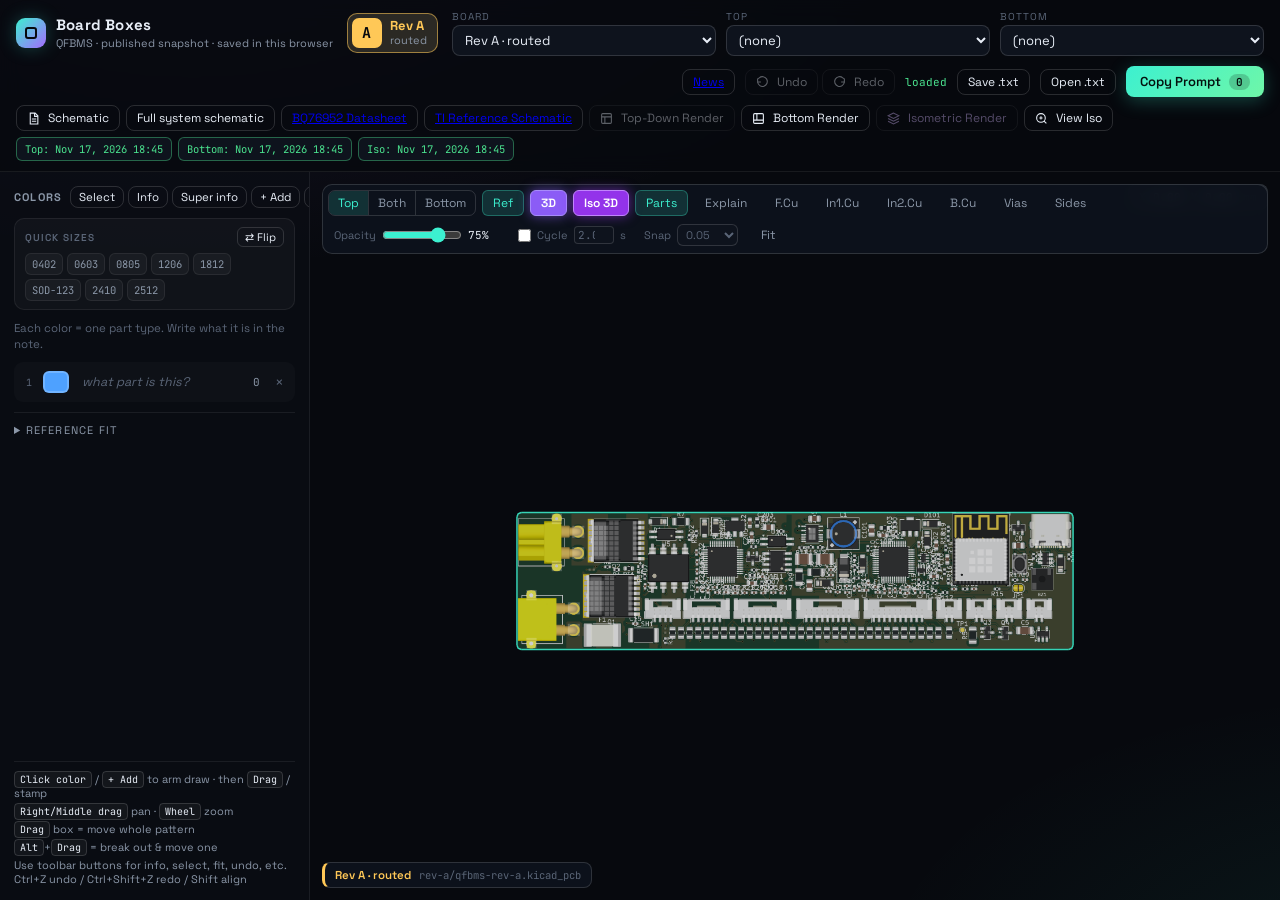
<file: site/index.html>
<!DOCTYPE html>
<html lang="en">
<head>
  <meta charset="UTF-8">
  <meta name="viewport" content="width=device-width, initial-scale=1.0">
  <title>Board Boxes · QFBMS PCB Dashboard</title>
  <meta name="description" content="Draw color-coded boxes over a PCB reference image, pattern them, and export placement prompts for new KiCad parts.">
  <link rel="preconnect" href="https://fonts.googleapis.com">
  <link rel="preconnect" href="https://fonts.gstatic.com" crossorigin>
  <link href="https://fonts.googleapis.com/css2?family=JetBrains+Mono:wght@400;500;700&family=Space+Grotesk:wght@400;500;600;700&display=swap" rel="stylesheet">
  <link rel="stylesheet" href="style.css?v=d12902970e">
</head>
<body>
  <header class="topbar">
    <div class="topbar-main">
      <div class="brand">
        <div class="brand-mark"><span></span></div>
        <div class="brand-text">
          <h1>Board Boxes</h1>
          <small>QFBMS · published snapshot · saved in this browser</small>
        </div>
      </div>

      <div class="rev-badge" id="revBadge" data-tone="other" hidden>
        <span class="rev-tag" id="revTag">?</span>
        <span class="rev-text"><b id="revName">–</b><small id="revStatus"></small></span>
      </div>

      <div class="pickers">
        <label class="picker"><span>Board</span><select id="boardSelect"></select></label>
        <label class="picker"><span>Top</span><select id="imageSelect"><option value="">(none)</option></select></label>
        <label class="picker"><span>Bottom</span><select id="imageSelectBot"><option value="">(none)</option></select></label>
      </div>

      <div class="actions"><a class="btn btn-ghost btn-sm" href="news.html">News</a>
        <div class="history-btns">
          <button id="btnUndo" class="btn btn-ghost btn-sm" title="Undo (Ctrl+Z)" disabled>
            <svg width="13" height="13" viewBox="0 0 24 24" fill="none" stroke="currentColor" stroke-width="2"><path d="M3 7v6h6"/><path d="M3 13a9 9 0 1 0 3-7.7L3 7"/></svg>
            Undo
          </button>
          <button id="btnRedo" class="btn btn-ghost btn-sm" title="Redo (Ctrl+Y)" disabled>
            <svg width="13" height="13" viewBox="0 0 24 24" fill="none" stroke="currentColor" stroke-width="2"><path d="M21 7v6h-6"/><path d="M21 13a9 9 0 1 1-3-7.7L21 7"/></svg>
            Redo
          </button>
        </div>
        <span id="saveState" class="save-state">–</span>
        <button id="btnSaveTxt" class="btn btn-ghost btn-sm" title="Download this board's boxes as a plain .txt file">Save .txt</button>
        <button id="btnOpenTxt" class="btn btn-ghost btn-sm" title="Load boxes from a .txt file saved with Save .txt (Undo puts the old ones back)">Open .txt</button>
        <input id="openTxtFile" type="file" accept=".txt,.json,text/plain" hidden>
        <button id="btnExport" class="btn btn-primary" title="Copy prompt for agent (Ctrl+S)">
          Copy Prompt <em id="boxCount">0</em>
        </button>
      </div>
    </div>

    <div class="render-3d-group">
      <button id="btnSchematic" class="btn btn-ghost btn-sm" title="Render and open the matching KiCad schematic as a PDF">
        <svg width="13" height="13" viewBox="0 0 24 24" fill="none" stroke="currentColor" stroke-width="2"><path d="M6 2h9l5 5v15H6z"/><path d="M14 2v6h6M9 13h8M9 17h8"/></svg>
        Schematic
      </button>
      <button id="btnFullSchematic" class="btn btn-ghost btn-sm" title="Open the board's schematic as one review PDF">
        Full system schematic
      </button>
      <a class="btn btn-ghost btn-sm" target="_blank" rel="noopener" title="Open the TI BQ76952 datasheet in a new tab" href="https://www.ti.com/lit/ds/symlink/bq76952.pdf">BQ76952 Datasheet</a>
      <a class="btn btn-ghost btn-sm" target="_blank" rel="noopener" title="Open TI’s BQ76952 evaluation board schematic in a new tab" href="data/8ea9d75548f7.PDF">TI Reference Schematic</a>
      <button id="btnTopRender3D" class="btn btn-ghost btn-sm" title="Generate fresh 3D top-down render from KiCad">
        <svg width="13" height="13" viewBox="0 0 24 24" fill="none" stroke="currentColor" stroke-width="2"><rect x="3" y="3" width="18" height="18" rx="2"/><path d="M3 9h18M9 21V9"/></svg>
        Top-Down Render
      </button>
      <button id="btnBotRender3D" class="btn btn-ghost btn-sm" title="Generate a fresh 3D render of the back of the board from KiCad (parts on B.Cu)">
        <svg width="13" height="13" viewBox="0 0 24 24" fill="none" stroke="currentColor" stroke-width="2"><rect x="3" y="3" width="18" height="18" rx="2"/><path d="M3 15h18M9 3v12"/></svg>
        Bottom Render
      </button>
      <button id="btnIsoRender3D" class="btn btn-ghost btn-sm btn-iso" title="Generate fresh isometric 3D render from KiCad">
        <svg width="13" height="13" viewBox="0 0 24 24" fill="none" stroke="currentColor" stroke-width="2"><path d="M12 2L2 7l10 5 10-5-10-5zM2 17l10 5 10-5M2 12l10 5 10-5"/></svg>
        Isometric Render
      </button>
      <button id="btnViewIso" class="btn btn-ghost btn-sm btn-view-iso hidden" title="Open Interactive Isometric 3D Viewer">
        <svg width="13" height="13" viewBox="0 0 24 24" fill="none" stroke="currentColor" stroke-width="2"><circle cx="11" cy="11" r="8"/><path d="M21 21l-4.35-4.35M11 8v6M8 11h6"/></svg>
        View Iso
      </button>
      <button id="btnCompare" class="btn btn-ghost btn-sm btn-compare hidden" title="Line the render up with the real board photo and the wiring diagram: stacked, overlaid or swiped">
        <svg width="13" height="13" viewBox="0 0 24 24" fill="none" stroke="currentColor" stroke-width="2"><rect x="3" y="4" width="18" height="7" rx="1.5"/><rect x="3" y="13" width="18" height="7" rx="1.5"/></svg>
        Compare
      </button>
      <span id="renderTimeBadge" class="render-badge" title="Timestamp of top-down 3D render">Top: –</span>
      <span id="renderBotTimeBadge" class="render-badge" title="Timestamp of the bottom 3D render">Bottom: –</span>
      <span id="renderIsoTimeBadge" class="render-badge hidden" title="Timestamp of isometric 3D render">Iso: –</span>
    </div>
  </header>

  <main class="layout">
    <!-- LEFT: color legend -->
    <aside class="legend">
      <div class="legend-head">
        <h2>Colors</h2>
        <div class="legend-actions">
          <button id="btnSelectMode" class="btn btn-ghost btn-sm" title="Select existing footprint parts on PCB into the active color group">Select</button>
          <button id="btnInfoMode" class="btn btn-ghost btn-sm" title="Toggle Part Info mode: click any component on PCB to inspect its properties">Info</button>
          <button id="btnSuperInfo" class="btn btn-ghost btn-sm" title="Super info: click any single pad to see its net and every other pad on that net">Super info</button>
          <button id="btnAddColor" class="btn btn-ghost btn-sm" title="Add a color">+ Add</button>
          <button id="btnClearAll" class="btn btn-ghost btn-sm btn-del" title="Clear all boxes and selections">Clear</button>
        </div>
      </div>

      <!-- Quick package size presets -->
      <div class="presets-card">
        <div class="presets-head">
          <span class="presets-title">Quick Sizes</span>
          <button id="btnFlipPreset" class="btn btn-ghost btn-xs" title="Swap Width ↔ Height orientation">⇄ Flip</button>
        </div>
        <div class="preset-chips" id="presetChips">
          <button class="chip" data-name="0402" data-w="1.0" data-h="0.5" title="0402 (1.00 × 0.50 mm)">0402</button>
          <button class="chip" data-name="0603" data-w="1.6" data-h="0.8" title="0603 (1.60 × 0.80 mm)">0603</button>
          <button class="chip" data-name="0805" data-w="2.0" data-h="1.25" title="0805 (2.00 × 1.25 mm)">0805</button>
          <button class="chip" data-name="1206" data-w="3.2" data-h="1.6" title="1206 (3.20 × 1.60 mm)">1206</button>
          <button class="chip" data-name="1812" data-w="4.5" data-h="3.2" title="1812 (4.50 × 3.20 mm)">1812</button>
          <button class="chip" data-name="SOD-123" data-w="3.6" data-h="1.8" title="SOD-123 (3.60 × 1.80 mm)">SOD-123</button>
          <button class="chip" data-name="2410" data-w="6.1" data-h="2.6" title="2410 (6.10 × 2.60 mm)">2410</button>
          <button class="chip" data-name="2512" data-w="6.3" data-h="3.2" title="2512 (6.30 × 3.20 mm): the charge shunt">2512</button>
        </div>
      </div>

      <p class="hint">Each color = one part type. Write what it is in the note.</p>
      <ul id="colorList" class="color-list"></ul>

      <!-- Component Info Card (Lower Sidebar) -->
      <div id="partInfoCard" class="part-info-card hidden">
        <div class="info-head">
          <div class="info-title-group">
            <span class="info-badge">Part Info</span>
            <span id="infoRef" class="info-ref">–</span>
          </div>
          <div class="info-actions">
            <button id="btnCopyInfo" class="btn btn-ghost btn-xs" title="Copy component details to clipboard">Copy</button>
            <button id="btnCloseInfo" class="btn btn-ghost btn-xs" title="Close info box">✕</button>
          </div>
        </div>
        <div id="superToggles" class="super-toggles hidden">
          <button id="tglSuperPulse" class="super-tgl active" title="Pulse: a wave travels along the selected net's traces, outward from the pad you clicked">Pulse</button>
          <button id="tglSuperFull" class="super-tgl" title="Full length: follow the net on through series parts (resistors, fuses, net ties) until it reaches the chip">Full length</button>
        </div>
        <div id="infoEmptyHint" class="info-empty hidden">Click any component on the board to view its info</div>
        <div id="infoBody" class="info-body">
          <div class="info-row">
            <span class="info-k">Type</span>
            <span id="infoType" class="info-v">–</span>
          </div>
          <div class="info-row info-row-stack">
            <span class="info-k">Value</span>
            <div class="info-v-stack">
              <span id="infoVal" class="info-v highlight">–</span>
              <span id="infoValHint" class="info-hint hidden"></span>
            </div>
          </div>
          <div class="info-row info-row-stack">
            <span class="info-k">Package</span>
            <div class="info-v-stack">
              <span id="infoPkg" class="info-v">–</span>
              <span id="infoPkgHint" class="info-hint hidden"></span>
            </div>
          </div>
          <div class="info-row">
            <span class="info-k">Library</span>
            <span id="infoFp" class="info-v mono dim truncate" title="–">–</span>
          </div>
          <div class="info-row">
            <span class="info-k">Center</span>
            <span id="infoPos" class="info-v mono">–</span>
          </div>
          <div class="info-row">
            <span class="info-k">Rotation</span>
            <span id="infoRot" class="info-v mono">–</span>
          </div>
          <div class="info-row">
            <span class="info-k">Side</span>
            <span id="infoSide" class="info-v">–</span>
          </div>
          <div class="info-row" id="infoPadsRow">
            <span class="info-k">Pads</span>
            <span id="infoPads" class="info-v">–</span>
          </div>
          <div class="info-row" id="infoNetsRow">
            <span class="info-k">Nets</span>
            <span id="infoNets" class="info-v mono truncate" title="–">–</span>
          </div>
          <div class="info-row hidden" id="infoLcscRow">
            <span class="info-k">LCSC</span>
            <span id="infoLcsc" class="info-v mono">–</span>
          </div>
          <div class="info-row hidden" id="infoMpnRow">
            <span class="info-k">MPN</span>
            <span id="infoMpn" class="info-v mono">–</span>
          </div>
          <div class="info-notes" id="infoNotes">
            <p id="infoPurpose" class="info-purpose">–</p>
            <div class="info-issues-head">Possible issues</div>
            <ul id="infoIssues" class="info-issues"></ul>
          </div>
        </div>
        <div id="padInfoBody" class="info-body hidden">
          <div class="info-row"><span class="info-k">Pad</span><span id="padNum" class="info-v mono">–</span></div>
          <div class="info-row"><span class="info-k">Part</span><span id="padPart" class="info-v mono">–</span></div>
          <div class="info-row"><span class="info-k">Net</span><span id="padNet" class="info-v mono">–</span></div>
          <div class="info-row info-row-stack"><span class="info-k">Kind</span><div class="info-v-stack"><span id="padKind" class="info-v">–</span></div></div>
          <div class="info-row"><span class="info-k">Ground</span><span id="padGround" class="info-v">–</span></div>
          <div class="info-row"><span class="info-k">Center</span><span id="padPos" class="info-v mono">–</span></div>
          <div class="info-row"><span class="info-k">Size</span><span id="padSize" class="info-v mono">–</span></div>
          <div id="padPathRow" class="info-row hidden"><span class="info-k">Full length</span><span id="padPath" class="info-v mono">–</span></div>
          <div class="info-notes">
            <div class="info-issues-head" id="padPeerHead">Connects to</div>
            <div id="padPeers" class="pad-peers">–</div>
          </div>
        </div>
      </div>

      <details class="ref-fit">
        <summary>Reference fit</summary>
        <p class="hint">Image is stretched over the board outline. Nudge if the render had a border.</p>
        <div class="grid2">
          <label>Offset X mm<input id="refOx" type="number" step="0.05" value="0"></label>
          <label>Offset Y mm<input id="refOy" type="number" step="0.05" value="0"></label>
          <label>Scale X %<input id="refSx" type="number" step="0.1" value="100"></label>
          <label>Scale Y %<input id="refSy" type="number" step="0.1" value="100"></label>
        </div>
        <button id="btnRefReset" class="btn btn-ghost btn-sm wide">Reset fit</button>
      </details>

      <div class="keys">
        <div><kbd>Click color</kbd> / <kbd>+ Add</kbd> to arm draw · then <kbd>Drag</kbd> / stamp</div>
        <div><kbd>Right/Middle drag</kbd> pan · <kbd>Wheel</kbd> zoom</div>
        <div><kbd>Drag</kbd> box = move whole pattern</div>
        <div><kbd>Alt</kbd>+<kbd>Drag</kbd> = break out &amp; move one</div>
        <div>Use toolbar buttons for info, select, fit, undo, etc. Ctrl+Z undo / Ctrl+Shift+Z redo / Shift align</div>
      </div>
    </aside>

    <!-- CENTER: canvas -->
    <section class="stage" id="stage">
      <div id="explainTip" class="explain-tip" hidden></div>
      <canvas id="canvas"></canvas>

      <div class="loading" id="loading">
        <div class="spinner"></div>
        <p id="loadingText">Starting…</p>
      </div>

      <div class="hud hud-rev" id="hudRev" data-tone="other" hidden>
        <b id="hudRevText">–</b>
        <span id="hudRevFile"></span>
      </div>

      <div class="hud hud-coords">
        <span>X <b id="hudX">0.00</b></span>
        <span>Y <b id="hudY">0.00</b></span>
        <span class="hud-dim">mm</span>
      </div>

      <div class="dock">
        <div class="dock-view" id="sideView" title="Show the top, the bottom (photo, 3D render or B.Cu parts), or both at once">
          <button type="button" data-side="top">Top</button>
          <button type="button" data-side="both">Both</button>
          <button type="button" data-side="bottom">Bottom</button>
        </div>
        <button class="dock-btn active" id="tglRef" title="Toggle reference photos">Ref</button>
        <button class="dock-btn btn-3d" id="tgl3D" title="Toggle the 3D CAD render layer (top and bottom) on/off">3D</button>
        <button class="dock-btn btn-iso-dock" id="tglIsoView" title="Open Interactive Isometric 3D Viewer">Iso 3D</button>
        <button class="dock-btn active" id="tglParts" title="Toggle existing footprint pads">Parts</button>
        <button class="dock-btn" id="tglExplain" title="Hover a part to see what it and its group do">Explain</button>
        <button class="dock-btn active" id="tglGroups" title="Outline every function group in its own colour" hidden>Groups</button>
        <button class="dock-btn btn-cu-top" id="tglTopCu" title="Toggle Top Copper Traces (F.Cu)">F.Cu</button>
        <button class="dock-btn btn-cu-in1" id="tglIn1Cu" title="Toggle inner layer 1 copper traces (In1.Cu); only on 4-layer boards">In1.Cu</button>
        <button class="dock-btn btn-cu-in2" id="tglIn2Cu" title="Toggle inner layer 2 copper traces (In2.Cu); only on 4-layer boards">In2.Cu</button>
        <button class="dock-btn btn-cu-bot" id="tglBotCu" title="Toggle Bottom Copper Traces (B.Cu)">B.Cu</button>
        <button class="dock-btn btn-vias" id="tglVias" title="Toggle Vias">Vias</button>
        <button class="dock-btn btn-sides" id="tglSides" title="Show LEFT / RIGHT / TOP / BOTTOM labels on the board (default off)">Sides</button>
        <label class="dock-slider" title="Layer opacity / cross-fade between 3D model and photo"><span>Opacity</span><input id="opacity" type="range" min="0" max="100" value="75"><span id="opacityVal" style="font-family:var(--mono);min-width:32px;color:var(--text)">75%</span></label>
        <label class="dock-cycle" title="Auto-cycle reference opacity back and forth"><input id="cycleOpacity" type="checkbox"><span>Cycle</span><input id="cycleSec" type="number" min="0.2" max="10" step="0.2" value="2.0" style="width:40px;background:var(--panel-solid);border:1px solid var(--line-2);border-radius:4px;padding:1px 3px;font-size:11px;"><span>s</span></label>
        <label class="dock-select" title="Snap grid (mm)"><span>Snap</span>
          <select id="snap">
            <option value="0">off</option>
            <option value="0.025">0.025</option>
            <option value="0.05" selected>0.05</option>
            <option value="0.1">0.1</option>
            <option value="0.25">0.25</option>
            <option value="0.5">0.5</option>
          </select>
        </label>
        <button class="dock-btn" id="btnFit" title="Fit board in view">Fit</button>
      </div>

      <!-- Selected box / pattern bar -->
      <div class="selbar hidden" id="selbar">
        <div class="selbar-sec">
          <span class="sec-label">Color</span>
          <div id="selColors" class="sel-colors"></div>
        </div>
        <div class="selbar-sec">
          <span class="sec-label">Box</span>
          <label>X<input id="inX" type="number" step="0.05"></label>
          <label>Y<input id="inY" type="number" step="0.05"></label>
          <label>W<input id="inW" type="number" step="0.05" min="0.05"></label>
          <label>H<input id="inH" type="number" step="0.05" min="0.05"></label>
        </div>
        <div class="selbar-sec">
          <span class="sec-label">Pattern</span>
          <label>Count<input id="inCount" type="number" step="1" min="1" max="200"></label>
          <div class="dir-btns" id="dirBtns">
            <button data-dir="right" title="Right">→</button>
            <button data-dir="down" title="Down">↓</button>
            <button data-dir="left" title="Left">←</button>
            <button data-dir="up" title="Up">↑</button>
          </div>
          <label>Pitch<input id="inPitch" type="number" step="0.05"></label>
          <label>Gap<input id="inGap" type="number" step="0.05"></label>
        </div>
        <div class="selbar-sec">
          <button id="btnBreakOne" class="btn btn-ghost btn-sm" title="Detach this box from the pattern">Break this</button>
          <button id="btnBreakAll" class="btn btn-ghost btn-sm" title="Turn every box in the pattern into its own box">Unlink all</button>
          <button id="btnDelete" class="btn btn-danger btn-sm" title="Delete (Del)">Delete</button>
        </div>
      </div>

      <div id="toasts" class="toasts"></div>
    </section>
  </main>

  <!-- PROMPT MODAL -->
  <div id="modal" class="modal">
    <div class="modal-window">
      <div class="modal-header">
        <div>
          <h3>Placement Prompt</h3>
          <small id="modalSub">Paste this into chat</small>
        </div>
        <div class="modal-actions">
          <button id="btnCopy" class="btn btn-primary btn-sm">Copy</button>
          <button id="btnClose" class="btn btn-ghost btn-sm">✕</button>
        </div>
      </div>
      <pre id="modalText" class="code-preview"></pre>
    </div>
  </div>

  <!-- ISOMETRIC 3D VIEWER MODAL -->
  <div id="isoModal" class="modal iso-modal">
    <div class="iso-window">
      <div class="iso-header">
        <div class="iso-title-group">
          <div class="iso-icon">
            <svg width="15" height="15" viewBox="0 0 24 24" fill="none" stroke="currentColor" stroke-width="2"><path d="M12 2L2 7l10 5 10-5-10-5zM2 17l10 5 10-5M2 12l10 5 10-5"/></svg>
          </div>
          <div>
            <h3>Isometric 3D CAD Render</h3>
            <small id="isoSubTitle">Inspect component height, colors &amp; 3D shapes</small>
          </div>
        </div>
        <div class="iso-toolbar">
          <span id="isoTimeBadge" class="render-badge">Render: –</span>
          <div class="iso-zoom-controls">
            <button id="btnIsoZoomOut" class="btn btn-ghost btn-xs" title="Zoom Out (-)">−</button>
            <span id="isoZoomLevel" class="iso-zoom-badge">100%</span>
            <button id="btnIsoZoomIn" class="btn btn-ghost btn-xs" title="Zoom In (+)">+</button>
            <button id="btnIsoFit" class="btn btn-ghost btn-xs" title="Fit to window">Fit</button>
            <button id="btnIso100" class="btn btn-ghost btn-xs" title="100% Actual size">100%</button>
          </div>
          <button id="btnIsoRerender" class="btn btn-ghost btn-sm" title="Re-generate fresh isometric 3D render">↻ Re-render</button>
          <button id="btnIsoClose" class="btn btn-ghost btn-sm" title="Close">✕</button>
        </div>
      </div>
      <div class="iso-viewport" id="isoViewport">
        <div class="iso-canvas-wrap" id="isoCanvasWrap">
          <img id="isoImg" class="iso-img" alt="Isometric 3D PCB render">
        </div>
        <div class="iso-hint">
          <span>Scroll wheel to zoom · Drag to pan · Double-click to toggle 100%/Fit</span>
        </div>
      </div>
    </div>
  </div>

  <!-- COMPARE: render vs reference pictures -->
  <div id="compareModal" class="modal iso-modal">
    <div class="iso-window">
      <div class="iso-header compare-header">
        <div class="iso-title-group">
          <div class="iso-icon compare-icon">
            <svg width="15" height="15" viewBox="0 0 24 24" fill="none" stroke="currentColor" stroke-width="2"><rect x="3" y="4" width="18" height="7" rx="1.5"/><rect x="3" y="13" width="18" height="7" rx="1.5"/></svg>
          </div>
          <div>
            <h3>Compare with reference</h3>
            <small id="compareSub">Render vs reference</small>
          </div>
        </div>
        <div class="iso-toolbar compare-toolbar">
          <label class="compare-field"><span>Reference</span><select id="compareSource"></select></label>
          <div class="compare-seg" id="compareMode" role="group" aria-label="Compare mode">
            <button type="button" data-mode="stack">Stacked</button>
            <button type="button" data-mode="overlay">Overlay</button>
            <button type="button" data-mode="swipe">Swipe</button>
          </div>
          <label class="compare-field compare-opacity" id="compareOpacityWrap"><span>Render</span>
            <input type="range" id="compareOpacity" min="0" max="100" value="50"><b id="compareOpacityVal">50%</b>
          </label>
          <button id="btnCompareClose" class="btn btn-ghost btn-sm" title="Close (Esc)">✕</button>
        </div>
      </div>
      <div class="iso-viewport compare-viewport" id="compareViewport">
        <canvas id="compareCanvas"></canvas>
        <div class="iso-hint"><span id="compareHint"></span></div>
      </div>
    </div>
  </div>

  <!-- SCHEMATIC PDF VIEWER -->
  <div id="schematicModal" class="modal iso-modal">
    <div class="iso-window schematic-window">
      <div class="iso-header">
        <div class="iso-title-group">
          <div class="iso-icon">⌘</div>
          <div>
            <h3>KiCad Schematic</h3>
            <small id="schematicSubTitle">Rendered PDF preview</small>
          </div>
        </div>
        <div class="iso-toolbar">
          <button id="btnSchematicRerender" class="btn btn-ghost btn-sm" title="Render the schematic again">↻ Re-render</button>
          <button id="btnSchematicClose" class="btn btn-ghost btn-sm" title="Close">✕</button>
        </div>
      </div>
      <iframe id="schematicFrame" class="schematic-frame" title="KiCad schematic PDF"></iframe>
    </div>
  </div>

  <script src="hosted.js?v=0f045a05ba"></script>
  <script src="app.js?v=730c7ef99c"></script>
</body>
</html>
</file>
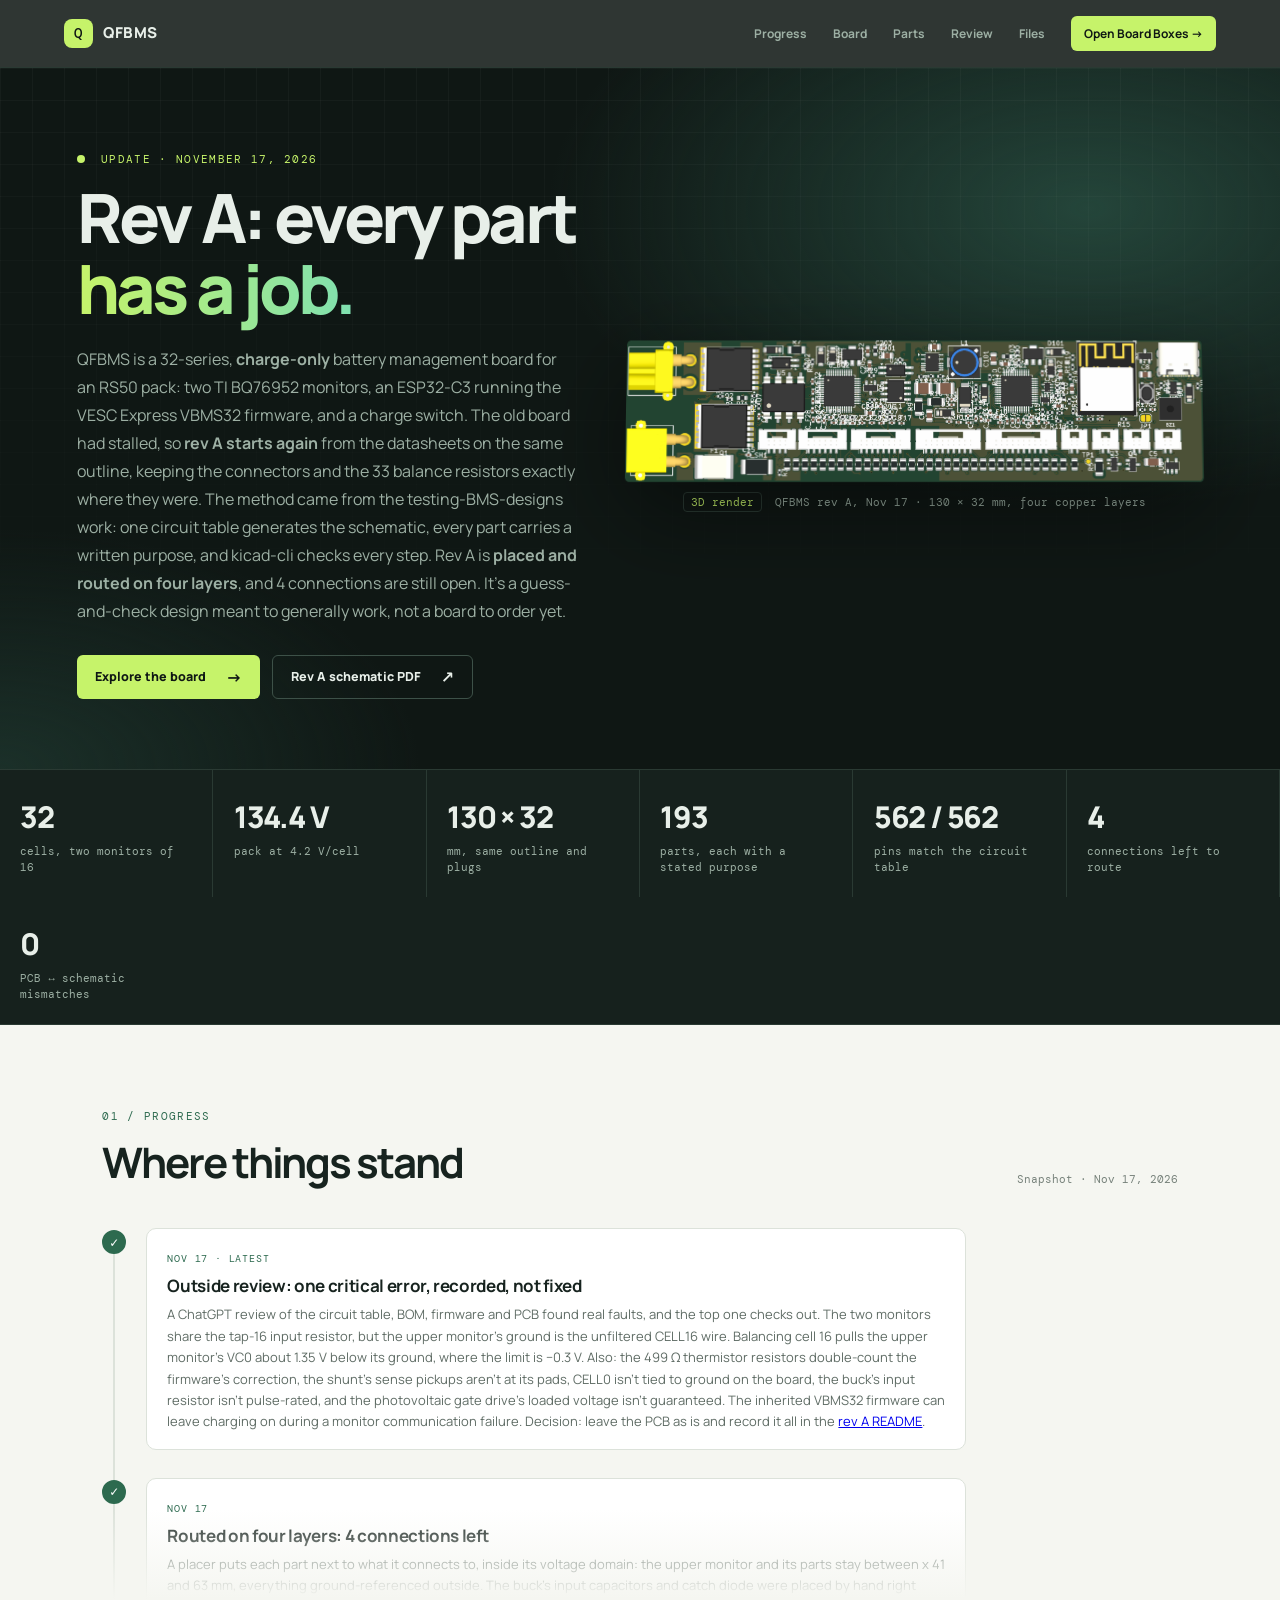
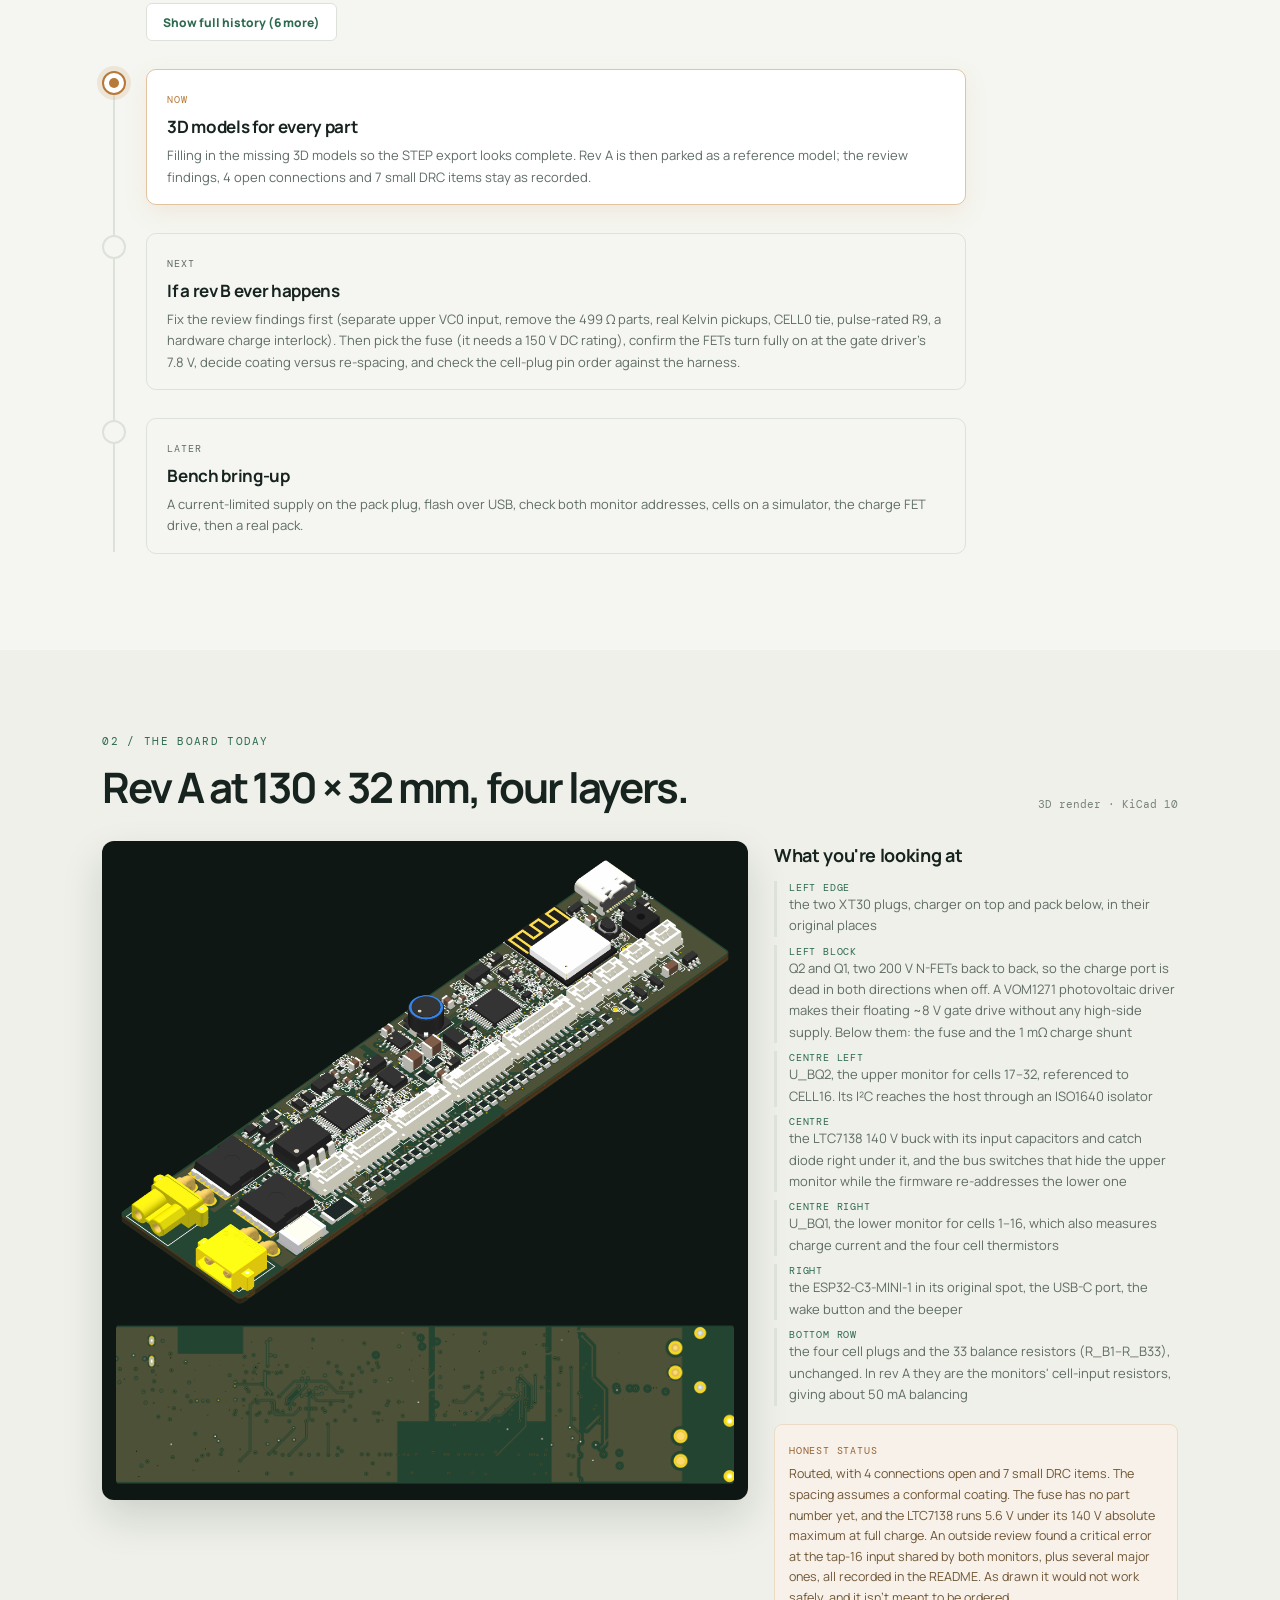
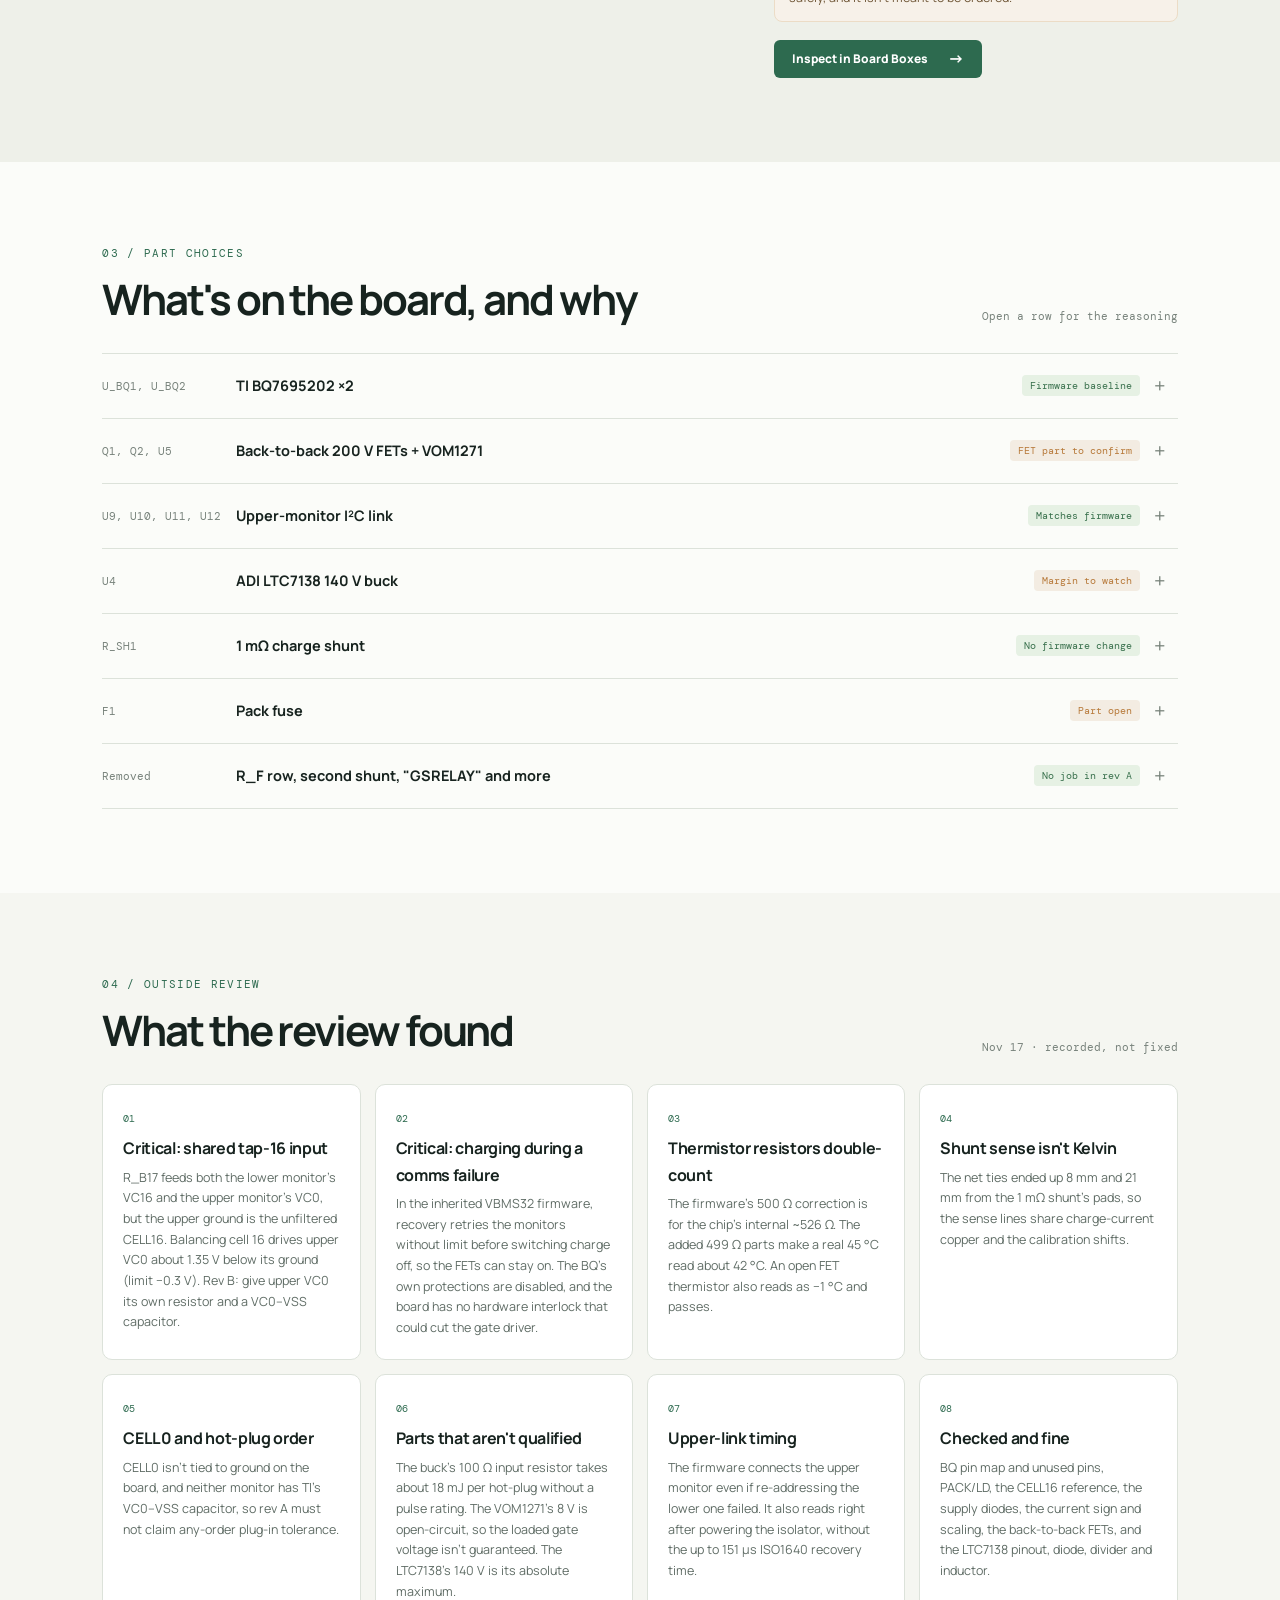
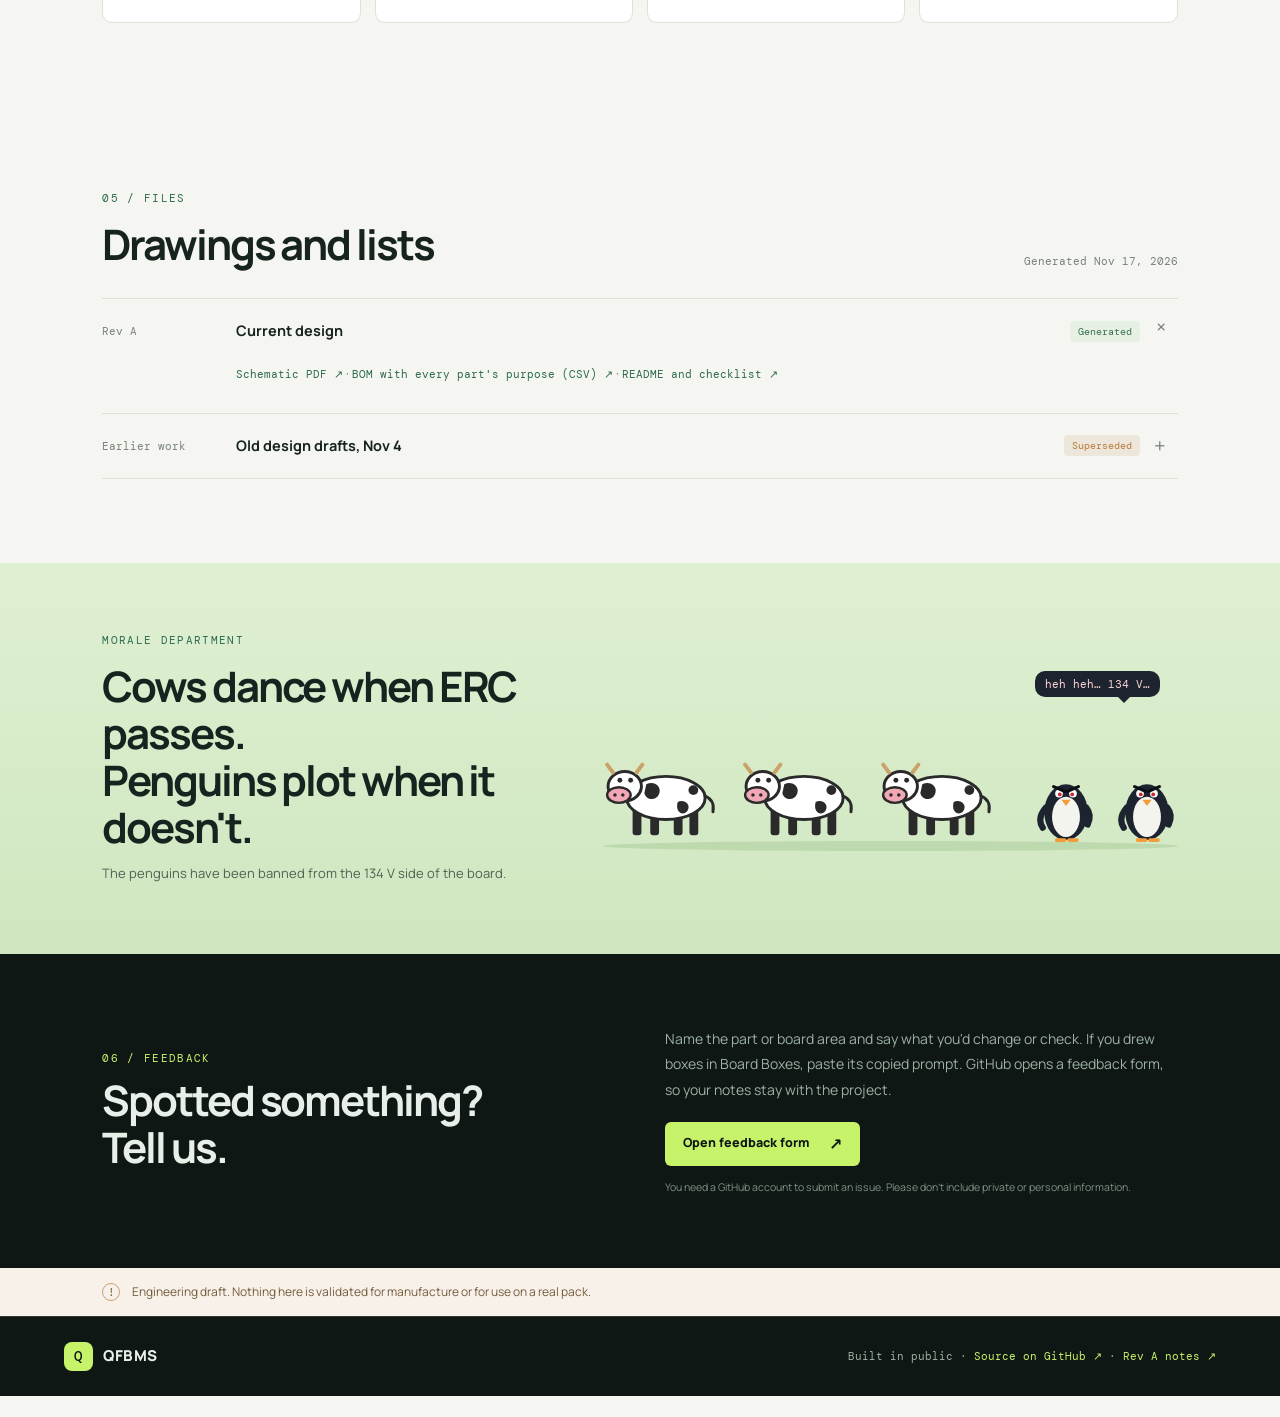
<file: site/news.html>
<!doctype html>
<html lang="en">
<head>
  <meta charset="utf-8">
  <meta name="viewport" content="width=device-width, initial-scale=1">
  <meta name="description" content="Public engineering progress for QFBMS, a 32-series charge-only battery management board.">
  <title>QFBMS · Engineering progress</title>
  <link rel="stylesheet" href="./news.css">
</head>
<body>
  <header class="masthead">
    <a class="wordmark" href="#top" aria-label="QFBMS home"><span class="mark">Q</span> QFBMS</a>
    <nav aria-label="Main navigation">
      <a href="#progress">Progress</a>
      <a href="#board">Board</a>
      <a href="#parts">Parts</a>
      <a href="#review">Review</a>
      <a href="#files">Files</a>
      <a class="nav-cta" href="./">Open Board Boxes →</a>
    </nav>
  </header>

  <main id="top">
    <section class="hero">
      <div class="hero-copy">
        <p class="eyebrow"><span class="pulse"></span> Update · November 17, 2026</p>
        <h1>Rev A: every part<br><em>has a job.</em></h1>
        <p class="intro">QFBMS is a 32-series, <b>charge-only</b> battery management board for an RS50 pack: two TI BQ76952 monitors, an ESP32-C3 running the VESC Express VBMS32 firmware, and a charge switch. The old board had stalled, so <b>rev A starts again</b> from the datasheets on the same outline, keeping the connectors and the 33 balance resistors exactly where they were. The method came from the testing-BMS-designs work: one circuit table generates the schematic, every part carries a written purpose, and kicad-cli checks every step. Rev A is <b>placed and routed on four layers</b>, and 4 connections are still open. It's a guess-and-check design meant to generally work, not a board to order yet.</p>
        <div class="hero-actions">
          <a class="button primary" href="./">Explore the board <span>→</span></a>
          <a class="button secondary" href="./files/rev-a-schematic.pdf">Rev A schematic PDF <span>↗</span></a>
        </div>
      </div>
      <figure class="hero-board">
        <img src="./files/rev-a-3d-top.png" alt="Top-down 3D render of QFBMS rev A: XT30 connectors and two large charge MOSFETs on the left, the two BQ76952 monitors and buck regulator in the middle above a row of white cell plugs, and the ESP32-C3 module and USB-C on the right" width="1930" height="475">
        <figcaption><span class="tag">3D render</span> QFBMS rev A, Nov 17 · 130 × 32 mm, four copper layers</figcaption>
      </figure>
    </section>

    <section class="stats" aria-label="Key numbers">
      <div><strong>32</strong><span>cells, two monitors of 16</span></div>
      <div><strong>134.4 V</strong><span>pack at 4.2 V/cell</span></div>
      <div><strong>130 × 32</strong><span>mm, same outline and plugs</span></div>
      <div><strong>193</strong><span>parts, each with a stated purpose</span></div>
      <div><strong>562 / 562</strong><span>pins match the circuit table</span></div>
      <div><strong>4</strong><span>connections left to route</span></div>
      <div><strong>0</strong><span>PCB ↔ schematic mismatches</span></div>
    </section>

    <section id="progress" class="section">
      <div class="section-head">
        <div><p class="eyebrow">01 / Progress</p><h2>Where things stand</h2></div>
        <span class="snapshot">Snapshot · Nov 17, 2026</span>
      </div>
      <div class="timeline-clip" id="timelineClip">
      <ol class="timeline" id="timeline">
        <li class="done"><span class="dot"></span><div><span class="when">Nov 17 · latest</span><h3>Outside review: one critical error, recorded, not fixed</h3><p>A ChatGPT review of the circuit table, BOM, firmware and PCB found real faults, and the top one checks out. The two monitors share the tap-16 input resistor, but the upper monitor's ground is the unfiltered CELL16 wire. Balancing cell 16 pulls the upper monitor's VC0 about 1.35 V below its ground, where the limit is −0.3 V. Also: the 499 Ω thermistor resistors double-count the firmware's correction, the shunt's sense pickups aren't at its pads, CELL0 isn't tied to ground on the board, the buck's input resistor isn't pulse-rated, and the photovoltaic gate drive's loaded voltage isn't guaranteed. The inherited VBMS32 firmware can leave charging on during a monitor communication failure. Decision: leave the PCB as is and record it all in the <a href="https://github.com/Focerqc/QFBMS/blob/main/rev-a/README.md#external-review-2026-11-17-recorded-not-fixed">rev A README</a>.</p></div></li>
        <li class="done"><span class="dot"></span><div><span class="when">Nov 17</span><h3>Routed on four layers: 4 connections left</h3><p>A placer puts each part next to what it connects to, inside its voltage domain: the upper monitor and its parts stay between x 41 and 63 mm, everything ground-referenced outside. The buck's input capacitors and catch diode were placed by hand right under the LTC7138. Freerouting did the bulk on four layers, with the second layer split into a ground plane and a CELL16 plane under the upper monitor. Shaped copper pours carry the charge current from the charger plug through both FETs and the fuse to the pack plug, and back through the shunt on the bottom layer. A small grid router written for this board closed most of what was left: the buck's supply lead, the far divider resistor and the charge path. Four connections are open, plus 7 small DRC items. Work stopped there on purpose.</p></div></li>
        <li class="done"><span class="dot"></span><div><span class="when">Nov 17</span><h3>Spacing: rev A assumes a coated board</h3><p>At 134 V, IPC-2221B asks for 0.6 mm between bare outer-layer nets more than 30 V apart. The autorouter can't follow a voltage-dependent rule; we tried teaching it with class-to-class rules and it ignored them. Rev A therefore assumes a conformal coating (IPC-2221B B4: 0.13 mm up to 150 V). The pack-level nets (charge path, buck input and switch node, FET gate) still keep 0.6 mm through their own net classes. Uncoated, about 280 places would need re-routing.</p></div></li>
        <li class="done"><span class="dot"></span><div><span class="when">Nov 17</span><h3>Rev A schematic: 193 parts, ERC 0, netlist checked</h3><p>Everything comes from one circuit table: the schematic, the BOM and the board nets. kicad-cli checks all 562 pins against the table, and ERC has no errors. Two old mistakes are gone: the BQ76952's charge-pump pin CP1 was shorted to BAT, and its footprint had an exposed pad the chip doesn't have. Everything on the old board without a job in rev A was removed, and each removal is written down.</p></div></li>
        <li class="done"><span class="dot"></span><div><span class="when">Nov 17</span><h3>Decision: keep the BQ76952s, take the method from the ADBMS work</h3><p>The ADBMS1818 slave project taught the working method, but not a chip swap. The supplied VBMS32 firmware only talks to BQ76952s, and a linear regulator from a 67–134 V stack in a closed case is a heat problem. So rev A keeps two BQ7695202 (I²C with CRC, REG1 on at 3.3 V, as the firmware expects) and copies the VBMS Mini32's overall layout.</p></div></li>
        <li class="done"><span class="dot"></span><div><span class="when">Nov 4</span><h3>Monitor schematic integration (old design)</h3><p>The old design's separate two-monitor draft got stuck on rare-case analysis of how I²C behaves when a monitor is powered off. It ended by opening the lower monitor's bus wires, which left the ESP32 unable to talk to it. That draft is still linked under Files.</p></div></li>
        <li class="done"><span class="dot"></span><div><span class="when">Nov 3</span><h3>Board baseline recorded</h3><p>Connector and balance-resistor positions, pad nets and the supplied firmware's pin map were inventoried. Rev A reuses that inventory and checks its fixed parts against it: all 45 match in position, rotation and every pad.</p></div></li>
      </ol>
      </div>
      <button class="history-toggle" type="button" aria-expanded="false" aria-controls="timeline" hidden>Show full history</button>
      <ol class="timeline timeline-next">
        <li class="now"><span class="dot"></span><div><span class="when">Now</span><h3>3D models for every part</h3><p>Filling in the missing 3D models so the STEP export looks complete. Rev A is then parked as a reference model; the review findings, 4 open connections and 7 small DRC items stay as recorded.</p></div></li>
        <li><span class="dot"></span><div><span class="when">Next</span><h3>If a rev B ever happens</h3><p>Fix the review findings first (separate upper VC0 input, remove the 499 Ω parts, real Kelvin pickups, CELL0 tie, pulse-rated R9, a hardware charge interlock). Then pick the fuse (it needs a 150 V DC rating), confirm the FETs turn fully on at the gate driver's 7.8 V, decide coating versus re-spacing, and check the cell-plug pin order against the harness.</p></div></li>
        <li><span class="dot"></span><div><span class="when">Later</span><h3>Bench bring-up</h3><p>A current-limited supply on the pack plug, flash over USB, check both monitor addresses, cells on a simulator, the charge FET drive, then a real pack.</p></div></li>
      </ol>
    </section>

    <section id="board" class="section board-section">
      <div class="section-head">
        <div><p class="eyebrow">02 / The board today</p><h2>Rev A at 130 × 32 mm, four layers.</h2></div>
        <span class="snapshot">3D render · KiCad 10</span>
      </div>
      <div class="board-grid">
        <figure class="board-shot"><img src="./files/rev-a-3d-iso.png" alt="Angled 3D render of QFBMS rev A showing the two TOLL charge MOSFETs, the monitors, buck inductor, ESP32-C3 module and the row of cell plugs" loading="lazy"><img src="./files/rev-a-3d-bottom.png" alt="Bottom view of QFBMS rev A with copper pours and routing" loading="lazy"></figure>
        <div class="board-notes">
          <h3>What you're looking at</h3>
          <ul class="legend">
            <li><b>Left edge</b> the two XT30 plugs, charger on top and pack below, in their original places</li>
            <li><b>Left block</b> Q2 and Q1, two 200 V N-FETs back to back, so the charge port is dead in both directions when off. A VOM1271 photovoltaic driver makes their floating ~8 V gate drive without any high-side supply. Below them: the fuse and the 1 mΩ charge shunt</li>
            <li><b>Centre left</b> U_BQ2, the upper monitor for cells 17–32, referenced to CELL16. Its I²C reaches the host through an ISO1640 isolator</li>
            <li><b>Centre</b> the LTC7138 140 V buck with its input capacitors and catch diode right under it, and the bus switches that hide the upper monitor while the firmware re-addresses the lower one</li>
            <li><b>Centre right</b> U_BQ1, the lower monitor for cells 1–16, which also measures charge current and the four cell thermistors</li>
            <li><b>Right</b> the ESP32-C3-MINI-1 in its original spot, the USB-C port, the wake button and the beeper</li>
            <li><b>Bottom row</b> the four cell plugs and the 33 balance resistors (R_B1–R_B33), unchanged. In rev A they are the monitors' cell-input resistors, giving about 50 mA balancing</li>
          </ul>
          <div class="honest"><span>Honest status</span><p>Routed, with 4 connections open and 7 small DRC items. The spacing assumes a conformal coating. The fuse has no part number yet, and the LTC7138 runs 5.6 V under its 140 V absolute maximum at full charge. An outside review found a critical error at the tap-16 input shared by both monitors, plus several major ones, all recorded in the README. As drawn it would not work safely, and it isn't meant to be ordered.</p></div>
          <a class="button primary small" href="./">Inspect in Board Boxes <span>→</span></a>
        </div>
      </div>
    </section>

    <section id="parts" class="section parts-section">
      <div class="section-head">
        <div><p class="eyebrow">03 / Part choices</p><h2>What's on the board, and why</h2></div>
        <span class="snapshot">Open a row for the reasoning</span>
      </div>
      <div class="part-list">
        <details class="part-row"><summary><span class="part-ref">U_BQ1, U_BQ2</span><span class="part-name">TI BQ7695202 ×2</span><span class="part-status chosen">Firmware baseline</span><span class="chevron">+</span></summary><div class="part-detail"><p>The "02" variant talks I²C with CRC and starts with REG1 on at 3.3 V, which is what the VBMS32 firmware expects. Each has TI's typical supply: a BAT diode with RC, a BCX56-16 preregulator with its own collector diode, 22 nF on REGIN, 2.2 µF on REG18 and 2.2 µF from CP1 to BAT. A 10 kΩ on TS2 makes each monitor wake itself from SHUTDOWN (TI's own note on thermistors at TS2). The firmware never uses SHUTDOWN anyway, so no wake circuit is needed.</p><a href="https://github.com/Focerqc/QFBMS/blob/main/rev-a/README.md">Rev A design notes ↗</a></div></details>
        <details class="part-row"><summary><span class="part-ref">Q1, Q2, U5</span><span class="part-name">Back-to-back 200 V FETs + VOM1271</span><span class="part-status candidate">FET part to confirm</span><span class="chevron">+</span></summary><div class="part-detail"><p>A photovoltaic driver makes a floating gate voltage from light, so the FETs at the 134 V pack top need no charge pump or isolated supply. Its LED only lights when the firmware raises both PSW_EN and CHG_EN. The catch: it gives 7.8 V minimum, so the FETs must be specified to turn fully on at that gate voltage. The candidate part is IPT111N20NFD.</p><a href="https://github.com/Focerqc/QFBMS/blob/main/rev-a/README.md">Rev A design notes ↗</a></div></details>
        <details class="part-row"><summary><span class="part-ref">U9, U10, U11, U12</span><span class="part-name">Upper-monitor I²C link</span><span class="part-status chosen">Matches firmware</span><span class="chevron">+</span></summary><div class="part-detail"><p>Two 74CBTLV1G125 bus switches open while GPIO9 is high, so the firmware can move the lower monitor from address 0x08 to 0x10 before the upper one appears. An ISO1640 crosses to the CELL16 domain. Its upper side runs from the upper monitor's REG1 through a PFET that an opto turns on only while GPIO9 is low, so the isolator doesn't drain cells 17–32 during sleep.</p><a href="https://github.com/Focerqc/QFBMS/blob/main/docs/FIRMWARE_INTERFACE.md">Firmware interface ↗</a></div></details>
        <details class="part-row"><summary><span class="part-ref">U4</span><span class="part-name">ADI LTC7138 140 V buck</span><span class="part-status candidate">Margin to watch</span><span class="chevron">+</span></summary><div class="part-detail"><p>Pack to 5 V at up to 400 mA. That 5 V is diode-ORed with USB, so the ESP32 can be flashed without the pack connected, then an AP2112K makes 3.3 V. At full charge it sees 134.4 V against a 140 V absolute maximum. A TVS can't clamp usefully in that range, so a 100 Ω/2 µF filter is the only input protection.</p></div></details>
        <details class="part-row"><summary><span class="part-ref">R_SH1</span><span class="part-name">1 mΩ charge shunt</span><span class="part-status chosen">No firmware change</span><span class="chevron">+</span></summary><div class="part-detail"><p>The Micro package scales the firmware's 0.2 mΩ current gain by −0.2, which works out to a 1 mΩ shunt with SRP on the battery side. Two net ties keep the sense lines Kelvin-connected to the shunt pads.</p></div></details>
        <details class="part-row"><summary><span class="part-ref">F1</span><span class="part-name">Pack fuse</span><span class="part-status candidate">Part open</span><span class="chevron">+</span></summary><div class="part-detail"><p>It protects everything on the board from the pack. It needs a DC rating of at least 150 V in an SMD package, and no part has been chosen yet.</p></div></details>
        <details class="part-row"><summary><span class="part-ref">Removed</span><span class="part-name">R_F row, second shunt, "GSRELAY" and more</span><span class="part-status chosen">No job in rev A</span><span class="chevron">+</span></summary><div class="part-detail"><p>The 20 Ω R_F row duplicated the R_B row. The second shunt didn't fit the firmware's scaling. The unidentified relay and the old boost gate-drive parts were replaced by one photovoltaic driver, and the discharge-path parts went because discharge is out of scope. The full list with reasons is in the README.</p><a href="https://github.com/Focerqc/QFBMS/blob/main/rev-a/README.md#removed-from-the-old-board-and-why">Removed parts ↗</a></div></details>
      </div>
    </section>

    <section id="review" class="section review-section">
      <div class="section-head"><div><p class="eyebrow">04 / Outside review</p><h2>What the review found</h2></div><span class="snapshot">Nov 17 · recorded, not fixed</span></div>
      <div class="review-grid">
        <article><span class="num">01</span><h3>Critical: shared tap-16 input</h3><p>R_B17 feeds both the lower monitor's VC16 and the upper monitor's VC0, but the upper ground is the unfiltered CELL16. Balancing cell 16 drives upper VC0 about 1.35 V below its ground (limit −0.3 V). Rev B: give upper VC0 its own resistor and a VC0–VSS capacitor.</p></article>
        <article><span class="num">02</span><h3>Critical: charging during a comms failure</h3><p>In the inherited VBMS32 firmware, recovery retries the monitors without limit before switching charge off, so the FETs can stay on. The BQ's own protections are disabled, and the board has no hardware interlock that could cut the gate driver.</p></article>
        <article><span class="num">03</span><h3>Thermistor resistors double-count</h3><p>The firmware's 500 Ω correction is for the chip's internal ~526 Ω. The added 499 Ω parts make a real 45 °C read about 42 °C. An open FET thermistor also reads as −1 °C and passes.</p></article>
        <article><span class="num">04</span><h3>Shunt sense isn't Kelvin</h3><p>The net ties ended up 8 mm and 21 mm from the 1 mΩ shunt's pads, so the sense lines share charge-current copper and the calibration shifts.</p></article>
        <article><span class="num">05</span><h3>CELL0 and hot-plug order</h3><p>CELL0 isn't tied to ground on the board, and neither monitor has TI's VC0–VSS capacitor, so rev A must not claim any-order plug-in tolerance.</p></article>
        <article><span class="num">06</span><h3>Parts that aren't qualified</h3><p>The buck's 100 Ω input resistor takes about 18 mJ per hot-plug without a pulse rating. The VOM1271's 8 V is open-circuit, so the loaded gate voltage isn't guaranteed. The LTC7138's 140 V is its absolute maximum.</p></article>
        <article><span class="num">07</span><h3>Upper-link timing</h3><p>The firmware connects the upper monitor even if re-addressing the lower one failed. It also reads right after powering the isolator, without the up to 151 µs ISO1640 recovery time.</p></article>
        <article><span class="num">08</span><h3>Checked and fine</h3><p>BQ pin map and unused pins, PACK/LD, the CELL16 reference, the supply diodes, the current sign and scaling, the back-to-back FETs, and the LTC7138 pinout, diode, divider and inductor.</p></article>
      </div>
    </section>

    <section id="files" class="section">
      <div class="section-head"><div><p class="eyebrow">05 / Files</p><h2>Drawings and lists</h2></div><span class="snapshot">Generated Nov 17, 2026</span></div>
      <div class="part-list">
        <details class="part-row" open><summary><span class="part-ref">Rev A</span><span class="part-name">Current design</span><span class="part-status chosen">Generated</span><span class="chevron">+</span></summary><div class="part-detail"><p><a href="./files/rev-a-schematic.pdf">Schematic PDF ↗</a> · <a href="./files/rev-a-bom.csv">BOM with every part's purpose (CSV) ↗</a> · <a href="https://github.com/Focerqc/QFBMS/blob/main/rev-a/README.md">README and checklist ↗</a></p></div></details>
        <details class="part-row"><summary><span class="part-ref">Earlier work</span><span class="part-name">Old design drafts, Nov 4</span><span class="part-status candidate">Superseded</span><span class="chevron">+</span></summary><div class="part-detail"><p><a href="./files/main-schematic-draft.pdf">Main schematic draft ↗</a> · <a href="./files/monitor-schematic-draft.pdf">Separate monitor draft ↗</a> · <a href="./files/full-system-schematic.pdf">Both together ↗</a>. Kept for reference. These never formed one verified schematic.</p></div></details>
      </div>
    </section>

    <section class="mascots" aria-label="Project mascots">
      <div class="mascot-copy">
        <p class="eyebrow">Morale department</p>
        <h2>Cows dance when ERC passes.<br>Penguins plot when it doesn't.</h2>
        <p>The penguins have been banned from the 134 V side of the board.</p>
      </div>
      <div class="stage" aria-hidden="true">
        <svg width="0" height="0" style="position:absolute">
          <defs>
            <symbol id="cow" viewBox="0 0 120 100">
              <g class="cow-legs"><rect x="30" y="62" width="9" height="28" rx="3" fill="#2a2a2a"/><rect x="48" y="64" width="9" height="26" rx="3" fill="#2a2a2a"/><rect x="72" y="64" width="9" height="26" rx="3" fill="#2a2a2a"/><rect x="88" y="62" width="9" height="28" rx="3" fill="#2a2a2a"/></g>
              <ellipse cx="64" cy="52" rx="40" ry="22" fill="#fff" stroke="#2a2a2a" stroke-width="3"/>
              <path d="M44 38c8-4 16 2 13 10s-14 6-15-1z" fill="#2a2a2a"/><path d="M76 56c7-3 14 3 10 9s-13 2-10-9z" fill="#2a2a2a"/><circle cx="92" cy="44" r="5" fill="#2a2a2a"/>
              <path d="M104 50q10 4 8 16" fill="none" stroke="#2a2a2a" stroke-width="3" stroke-linecap="round"/>
              <g class="cow-head"><ellipse cx="22" cy="40" rx="17" ry="15" fill="#fff" stroke="#2a2a2a" stroke-width="3"/><ellipse cx="16" cy="49" rx="12" ry="8" fill="#f2a7b5" stroke="#2a2a2a" stroke-width="2.5"/><circle cx="12" cy="49" r="1.8" fill="#2a2a2a"/><circle cx="20" cy="49" r="1.8" fill="#2a2a2a"/><circle cx="17" cy="34" r="2.5" fill="#2a2a2a"/><circle cx="28" cy="34" r="2.5" fill="#2a2a2a"/><path d="M10 26l-6-8M34 26l6-8" stroke="#c9a46a" stroke-width="4" stroke-linecap="round"/></g>
            </symbol>
            <symbol id="penguin" viewBox="0 0 80 100">
              <ellipse cx="40" cy="58" rx="28" ry="36" fill="#1d2430"/>
              <ellipse cx="40" cy="64" rx="18" ry="26" fill="#f4f4ef"/>
              <circle cx="31" cy="34" r="5" fill="#fff"/><circle cx="49" cy="34" r="5" fill="#fff"/><circle cx="32" cy="35" r="2.4" fill="#d1242f"/><circle cx="48" cy="35" r="2.4" fill="#d1242f"/>
              <path d="M24 25l14 6M56 25l-14 6" stroke="#0b0e13" stroke-width="4" stroke-linecap="round"/>
              <path d="M34 42l6 8 6-8z" fill="#f29d38"/>
              <path class="flipper" d="M14 52q-12 14-4 26" fill="none" stroke="#1d2430" stroke-width="8" stroke-linecap="round"/>
              <path d="M66 52q8 10 2 22" fill="none" stroke="#1d2430" stroke-width="8" stroke-linecap="round"/>
              <path d="M28 94h10M44 94h10" stroke="#f29d38" stroke-width="5" stroke-linecap="round"/>
            </symbol>
          </defs>
        </svg>
        <svg class="critter cow c1" viewBox="0 0 120 100"><use href="#cow"/></svg>
        <svg class="critter cow c2" viewBox="0 0 120 100"><use href="#cow"/></svg>
        <svg class="critter cow c3" viewBox="0 0 120 100"><use href="#cow"/></svg>
        <svg class="critter penguin p1" viewBox="0 0 80 100"><use href="#penguin"/></svg>
        <svg class="critter penguin p2" viewBox="0 0 80 100"><use href="#penguin"/></svg>
        <span class="speech">heh heh… 134 V…</span>
        <div class="floor"></div>
      </div>
    </section>

    <section id="feedback" class="feedback-section">
      <div><p class="eyebrow">06 / Feedback</p><h2>Spotted something?<br>Tell us.</h2></div>
      <div class="feedback-copy"><p>Name the part or board area and say what you'd change or check. If you drew boxes in Board Boxes, paste its copied prompt. GitHub opens a feedback form, so your notes stay with the project.</p><a class="button primary" href="https://github.com/Focerqc/QFBMS/issues/new?template=dashboard-feedback.yml">Open feedback form <span>↗</span></a><small>You need a GitHub account to submit an issue. Please don't include private or personal information.</small></div>
    </section>

    <div class="caution"><span>!</span><p>Engineering draft. Nothing here is validated for manufacture or for use on a real pack.</p></div>
  </main>
  <footer><a class="wordmark" href="#top"><span class="mark">Q</span> QFBMS</a><span>Built in public · <a href="https://github.com/Focerqc/QFBMS">Source on GitHub ↗</a> · <a href="https://github.com/Focerqc/QFBMS/blob/main/rev-a/README.md">Rev A notes ↗</a></span></footer>
  <script>
    (function () {
      var clip = document.getElementById('timelineClip');
      var list = document.getElementById('timeline');
      var btn = document.querySelector('.history-toggle');
      if (!clip || !list || !btn) return;
      var items = list.querySelectorAll('li');
      var open = false;

      // Show the latest change in full and the top half of the one before it.
      function collapse() {
        var peek = clip.offsetHeight;
        if (items.length > 1) {
          var gap = items[1].getBoundingClientRect().top - clip.getBoundingClientRect().top;
          peek = Math.round(gap + items[1].offsetHeight / 2);
        }
        clip.classList.add('is-collapsed');
        clip.style.maxHeight = peek + 'px';
      }
      function expand() {
        clip.classList.remove('is-collapsed');
        clip.style.maxHeight = '';
      }
      function label() {
        btn.textContent = open ? 'Show fewer' : 'Show full history (' + (items.length - 1) + ' more)';
        btn.setAttribute('aria-expanded', String(open));
      }

      collapse();
      label();
      btn.hidden = false;
      btn.addEventListener('click', function () {
        open = !open;
        if (open) {
          expand();
        } else {
          collapse();
          clip.scrollIntoView({ block: 'nearest' });
        }
        label();
      });
      window.addEventListener('resize', function () {
        if (!open) collapse();
      });
    })();
  </script>
</body>
</html>
</file>
<file: site/style.css>
:root {
  --bg: #07090e;
  --panel: rgba(14, 19, 29, 0.92);
  --panel-solid: #0e131d;
  --line: rgba(255, 255, 255, 0.07);
  --line-2: rgba(255, 255, 255, 0.14);
  --text: #e8eef7;
  --muted: #8b97a8;
  --dim: #5a6577;
  --cyan: #3cf0d0;
  --cyan-soft: rgba(60, 240, 208, 0.14);
  --violet: #a46bff;
  --red: #ff5c7a;
  --amber: #ffc857;
  --green: #4be38f;
  --sans: 'Space Grotesk', system-ui, sans-serif;
  --mono: 'JetBrains Mono', ui-monospace, monospace;
  --r: 10px;
}

* { box-sizing: border-box; margin: 0; padding: 0; }
html, body { height: 100%; }
body {
  font-family: var(--sans);
  color: var(--text);
  background:
    radial-gradient(1200px 600px at 15% -10%, rgba(164, 107, 255, 0.10), transparent 60%),
    radial-gradient(900px 500px at 110% 110%, rgba(60, 240, 208, 0.07), transparent 60%),
    var(--bg);
  display: flex;
  flex-direction: column;
  overflow: hidden;
  font-size: 13px;
}
button, input, select { font: inherit; color: inherit; }
.hidden { display: none !important; }

/* ---------- TOPBAR ---------- */
.topbar {
  display: flex; flex-direction: column; gap: 8px;
  padding: 10px 16px;
  border-bottom: 1px solid var(--line);
  background: rgba(7, 9, 14, 0.8);
  backdrop-filter: blur(10px);
  z-index: 5;
  flex-shrink: 0;
}
.topbar-main {
  display: flex; align-items: flex-end; flex-wrap: wrap; gap: 10px 14px;
  min-width: 0;
}
.brand { display: flex; align-items: center; gap: 10px; flex-shrink: 0; align-self: center; }
.brand-mark {
  width: 30px; height: 30px; border-radius: 9px;
  background: linear-gradient(135deg, var(--cyan), var(--violet));
  display: grid; place-items: center;
  box-shadow: 0 0 18px rgba(60, 240, 208, 0.25);
}
.brand-mark span { width: 12px; height: 12px; border: 2px solid #07090e; border-radius: 3px; }
.brand-text h1 { font-size: 15px; font-weight: 700; letter-spacing: .2px; }
.brand-text small { color: var(--muted); font-size: 11px; }

.pickers {
  display: flex; flex-wrap: wrap; align-items: flex-end; gap: 8px 10px;
  flex: 1 1 280px; min-width: 0;
}
.picker {
  display: flex; flex-direction: column; gap: 2px;
  flex: 1 1 160px; min-width: 140px; max-width: 320px;
}
.picker span { font-size: 10px; text-transform: uppercase; letter-spacing: 1px; color: var(--dim); }
.picker select {
  background: var(--panel-solid); border: 1px solid var(--line-2); border-radius: 8px;
  padding: 5px 8px; width: 100%; min-width: 0; outline: none;
  text-overflow: ellipsis;
}
.picker select:focus { border-color: var(--cyan); }

.render-3d-group {
  display: flex; flex-wrap: wrap; align-items: center; gap: 6px;
  min-width: 0;
}
.render-badge {
  font-family: var(--mono); font-size: 10.5px; color: var(--muted);
  background: var(--panel-solid); border: 1px solid var(--line-2); border-radius: 6px;
  padding: 4px 8px; white-space: nowrap; transition: color .2s, border-color .2s;
}
.render-badge.fresh { color: var(--green); border-color: rgba(75, 227, 143, 0.4); }

.btn-iso {
  border-color: rgba(164, 107, 255, 0.35); color: #d6b8ff;
}
.btn-iso:hover {
  background: rgba(164, 107, 255, 0.15); border-color: #a46bff; color: #ffffff;
  box-shadow: 0 0 12px rgba(164, 107, 255, 0.3);
}
.btn-compare {
  background: linear-gradient(135deg, rgba(255, 143, 208, 0.2), rgba(60, 240, 208, 0.16));
  border-color: rgba(255, 143, 208, 0.5); color: #ffe3f3;
}
.btn-compare:hover { border-color: #ff8fd0; box-shadow: 0 0 14px rgba(255, 143, 208, 0.35); }

/* Compare view: render vs reference pictures in the board frame */
.compare-header { flex-wrap: wrap; gap: 8px 16px; }
.compare-icon { background: linear-gradient(135deg, #ff8fd0, var(--cyan)); color: #07090e; }
.compare-toolbar { flex-wrap: wrap; justify-content: flex-end; }
.compare-field { display: flex; align-items: center; gap: 6px; font-size: 11px; color: var(--muted); }
.compare-field span { text-transform: uppercase; letter-spacing: 1px; font-size: 10px; color: var(--dim); }
.compare-field select {
  background: var(--panel-solid); border: 1px solid var(--line-2); border-radius: 7px;
  padding: 4px 8px; outline: none; max-width: 260px;
}
.compare-field select:focus { border-color: var(--cyan); }
.compare-opacity input { width: 120px; accent-color: #ff8fd0; }
.compare-opacity b { font-family: var(--mono); font-weight: 500; color: var(--text); min-width: 36px; }
.compare-seg {
  display: flex; padding: 2px; gap: 2px; border-radius: 8px;
  background: rgba(0, 0, 0, 0.35); border: 1px solid var(--line-2);
}
.compare-seg button {
  border: 0; background: transparent; color: var(--muted); padding: 4px 10px; border-radius: 6px; cursor: pointer; font-size: 12px;
}
.compare-seg button:hover { color: var(--text); }
.compare-seg button.on { background: rgba(255, 143, 208, 0.18); color: #ffd6ee; box-shadow: inset 0 0 0 1px rgba(255, 143, 208, 0.5); }
.compare-viewport { cursor: default; }
.compare-viewport.swipe { cursor: ew-resize; touch-action: none; }
.compare-viewport canvas { position: absolute; inset: 0; display: block; }

.btn-view-iso {
  background: linear-gradient(135deg, rgba(164, 107, 255, 0.22), rgba(60, 240, 208, 0.18));
  border-color: rgba(164, 107, 255, 0.45);
  color: #e8eef7;
}
.btn-view-iso:hover {
  background: linear-gradient(135deg, rgba(164, 107, 255, 0.35), rgba(60, 240, 208, 0.3));
  border-color: var(--cyan);
  box-shadow: 0 0 14px rgba(60, 240, 208, 0.35);
}

.actions {
  display: flex; align-items: center; flex-wrap: wrap; gap: 8px 10px;
  flex: 0 1 auto; margin-left: auto; min-width: 0;
}
.history-btns { display: flex; align-items: center; gap: 4px; flex-shrink: 0; }
.save-state {
  font-family: var(--mono); font-size: 11px; color: var(--dim);
  max-width: min(240px, 28vw);
  overflow: hidden; text-overflow: ellipsis; white-space: nowrap;
}
.save-state.ok { color: var(--green); }
.save-state.busy { color: var(--amber); }
.save-state.err { color: var(--red); }

/* ---------- BUTTONS ---------- */
.btn {
  border: 1px solid var(--line-2); border-radius: 8px;
  padding: 7px 14px; cursor: pointer; background: transparent;
  transition: background .15s, border-color .15s, transform .1s, box-shadow .15s;
  display: inline-flex; align-items: center; gap: 8px; white-space: nowrap;
}
.btn:active { transform: translateY(1px); }
.btn:disabled { opacity: 0.38; cursor: not-allowed; pointer-events: none; }
.btn-sm { padding: 4px 10px; font-size: 12px; }
.btn-xs { padding: 2px 7px; font-size: 11px; border-radius: 6px; }
.btn-ghost:hover { background: rgba(255, 255, 255, 0.06); border-color: rgba(255,255,255,.25); }
.btn-primary {
  border: none; color: #04110e; font-weight: 600;
  background: linear-gradient(135deg, var(--cyan), #6ff7a8);
  box-shadow: 0 4px 18px rgba(60, 240, 208, 0.25);
}
.btn-primary:hover { box-shadow: 0 6px 24px rgba(60, 240, 208, 0.4); }
.btn-primary em {
  font-style: normal; font-family: var(--mono); font-size: 11px;
  background: rgba(0,0,0,.18); padding: 1px 7px; border-radius: 99px;
}
.btn-danger { border-color: rgba(255, 92, 122, .4); color: var(--red); }
.btn-danger:hover { background: rgba(255, 92, 122, .12); }
.btn-copied { background: #4be38f !important; color: #04110e !important; box-shadow: 0 0 16px rgba(75, 227, 143, 0.6) !important; }
.wide { width: 100%; justify-content: center; }

/* ---------- LAYOUT ---------- */
.layout { flex: 1; display: flex; min-height: 0; }

.legend {
  width: 310px; flex-shrink: 0;
  border-right: 1px solid var(--line);
  background: rgba(10, 13, 20, 0.7);
  padding: 14px; display: flex; flex-direction: column; gap: 10px;
  overflow-y: auto;
}
.legend-head { display: flex; align-items: center; justify-content: space-between; gap: 8px; }
.legend-head h2 { font-size: 11px; text-transform: uppercase; letter-spacing: 1.2px; color: var(--muted); }
.legend-actions { display: flex; align-items: center; gap: 4px; }
.legend-actions .btn-sm { padding: 3px 8px; font-size: 11.5px; }
#btnSelectMode.active {
  background: var(--cyan-soft);
  border-color: var(--cyan);
  color: var(--cyan);
  font-weight: 600;
  box-shadow: 0 0 10px rgba(60, 240, 208, 0.35);
}
#btnInfoMode.active {
  background: rgba(255, 179, 71, 0.16);
  border-color: #ffb347;
  color: #ffb347;
  font-weight: 600;
  box-shadow: 0 0 10px rgba(255, 179, 71, 0.3);
}
#btnSuperInfo.active {
  background: rgba(94, 230, 255, 0.16);
  border-color: #5ee6ff;
  color: #5ee6ff;
  font-weight: 600;
  box-shadow: 0 0 10px rgba(94, 230, 255, 0.35);
}
.btn-del:hover {
  color: var(--red);
  border-color: rgba(255, 92, 122, 0.4);
  background: rgba(255, 92, 122, 0.08);
}
.hint { color: var(--dim); font-size: 11.5px; line-height: 1.4; }

/* ---------- PRESETS CARD ---------- */
.presets-card {
  background: rgba(255, 255, 255, 0.03);
  border: 1px solid var(--line);
  border-radius: var(--r);
  padding: 8px 10px;
  display: flex;
  flex-direction: column;
  gap: 6px;
}
.presets-head {
  display: flex;
  align-items: center;
  justify-content: space-between;
}
.presets-title {
  font-size: 10px;
  text-transform: uppercase;
  letter-spacing: 1px;
  color: var(--dim);
  font-weight: 600;
}
.preset-chips {
  display: flex;
  flex-wrap: wrap;
  gap: 4px;
}
.chip {
  background: rgba(255, 255, 255, 0.04);
  border: 1px solid var(--line);
  color: var(--muted);
  border-radius: 6px;
  padding: 3px 6px;
  font-family: var(--mono);
  font-size: 10.5px;
  cursor: pointer;
  transition: all .15s ease;
  user-select: none;
}
.chip:hover {
  background: rgba(255, 255, 255, 0.08);
  border-color: var(--line-2);
  color: var(--text);
}
.chip.active {
  background: var(--cyan-soft);
  border-color: var(--cyan);
  color: var(--cyan);
  font-weight: 600;
  box-shadow: 0 0 10px rgba(60, 240, 208, 0.25);
}

.color-list { list-style: none; display: flex; flex-direction: column; gap: 6px; }
.color-row {
  display: grid; grid-template-columns: 16px 26px 1fr auto 18px; align-items: center; gap: 6px;
  padding: 6px; border-radius: 9px; border: 1px solid transparent;
  background: rgba(255,255,255,.02); cursor: pointer;
  transition: background .15s, border-color .15s;
}
.color-row:hover { background: rgba(255,255,255,.05); }
.color-row.active { border-color: var(--row-color, var(--cyan)); background: rgba(255,255,255,.06); box-shadow: inset 3px 0 0 var(--row-color); }
.color-row .key { font-family: var(--mono); font-size: 10px; color: var(--dim); text-align: center; }
.color-row .swatch {
  width: 26px; height: 22px; border-radius: 6px; border: 2px solid rgba(255,255,255,.2);
  position: relative; overflow: hidden; cursor: pointer;
}
.color-row .swatch input { position: absolute; inset: -6px; width: 200%; height: 200%; opacity: 0; cursor: pointer; }
.color-row .note {
  background: transparent; border: 1px solid transparent; border-radius: 6px;
  padding: 4px 6px; min-width: 0; outline: none; font-size: 12.5px;
}
.color-row .note:hover { border-color: var(--line-2); }
.color-row .note:focus { border-color: var(--cyan); background: rgba(0,0,0,.25); }
.color-row .note::placeholder { color: var(--dim); font-style: italic; }
.color-row .cnt { font-family: var(--mono); font-size: 11px; color: var(--muted); padding: 0 4px; }
.color-row .del {
  border: none; background: none; color: var(--dim); cursor: pointer; font-size: 14px; line-height: 1;
}
/* ---------- PART INFO CARD (LOWER SIDEBAR) ---------- */
.part-info-card {
  background: linear-gradient(180deg, rgba(22, 28, 40, 0.96), rgba(12, 16, 24, 0.96));
  border: 1px solid rgba(255, 179, 71, 0.35);
  border-radius: var(--r);
  padding: 10px 11px;
  display: flex;
  flex-direction: column;
  gap: 7px;
  box-shadow: 0 6px 20px rgba(0, 0, 0, 0.4), 0 0 12px rgba(255, 179, 71, 0.08);
  animation: slideUpInfo 0.2s cubic-bezier(0.16, 1, 0.3, 1);
  font-size: 11.5px;
}
@keyframes slideUpInfo {
  from { opacity: 0; transform: translateY(6px); }
  to { opacity: 1; transform: translateY(0); }
}
.part-info-card.hidden { display: none !important; }

.info-head {
  display: flex;
  align-items: center;
  justify-content: space-between;
  gap: 6px;
  border-bottom: 1px solid rgba(255, 255, 255, 0.08);
  padding-bottom: 6px;
}
.info-title-group {
  display: flex;
  align-items: center;
  gap: 6px;
  min-width: 0;
}
.info-badge {
  font-size: 9.5px;
  text-transform: uppercase;
  font-weight: 700;
  letter-spacing: 0.8px;
  background: rgba(255, 179, 71, 0.2);
  color: #ffb347;
  padding: 1px 6px;
  border-radius: 4px;
}
.info-ref {
  font-weight: 700;
  font-size: 13px;
  color: #ffffff;
  font-family: var(--mono);
}
.info-actions {
  display: flex;
  align-items: center;
  gap: 4px;
}
.info-empty {
  color: var(--dim);
  font-style: italic;
  font-size: 11px;
  padding: 8px 4px;
  text-align: center;
}
.info-empty.hidden { display: none !important; }
.info-body {
  display: flex;
  flex-direction: column;
  gap: 4px;
}
.info-row {
  display: flex;
  justify-content: space-between;
  align-items: baseline;
  gap: 8px;
}
.info-row-stack {
  align-items: flex-start;
}
.info-k {
  color: var(--muted);
  font-size: 10px;
  text-transform: uppercase;
  letter-spacing: 0.5px;
  flex-shrink: 0;
  padding-top: 1px;
}
.info-v {
  color: var(--text);
  text-align: right;
  word-break: break-all;
}
.info-v.highlight {
  color: #6ff7a8;
  font-weight: 600;
}
.info-v.mono {
  font-family: var(--mono);
  font-size: 11px;
}
.info-v.dim {
  color: var(--dim);
  font-weight: 400;
}
.info-v.truncate {
  max-width: 175px;
  white-space: nowrap;
  overflow: hidden;
  text-overflow: ellipsis;
}
.info-v.truncate:hover {
  white-space: normal;
  word-break: break-all;
}
.info-v-stack {
  display: flex;
  flex-direction: column;
  align-items: flex-end;
  gap: 1px;
  min-width: 0;
  text-align: right;
}
.info-hint {
  font-size: 10px;
  color: var(--dim);
  line-height: 1.25;
  max-width: 175px;
}
.info-hint.hidden { display: none !important; }

.ref-fit { border-top: 1px solid var(--line); padding-top: 10px; }
.ref-fit summary { cursor: pointer; font-size: 11px; text-transform: uppercase; letter-spacing: 1.2px; color: var(--muted); }
.ref-fit[open] summary { margin-bottom: 8px; }
.ref-fit .grid2 { display: grid; grid-template-columns: 1fr 1fr; gap: 6px; margin: 8px 0; }
.ref-fit label { display: flex; flex-direction: column; gap: 3px; font-size: 10px; color: var(--dim); text-transform: uppercase; letter-spacing: .5px; }
input[type=number] {
  background: rgba(0,0,0,.3); border: 1px solid var(--line-2); border-radius: 6px;
  padding: 4px 6px; outline: none; font-family: var(--mono); font-size: 12px; width: 100%;
}
input[type=number]:focus { border-color: var(--cyan); }

.keys {
  margin-top: auto; border-top: 1px solid var(--line); padding-top: 10px;
  display: flex; flex-direction: column; gap: 4px; font-size: 11px; color: var(--muted);
}
kbd {
  font-family: var(--mono); font-size: 10px; padding: 1px 5px; border-radius: 4px;
  border: 1px solid var(--line-2); background: rgba(255,255,255,.04); color: var(--text);
}

/* ---------- STAGE ---------- */
.stage { flex: 1; position: relative; min-width: 0; overflow: hidden; }
#canvas { position: absolute; inset: 0; width: 100%; height: 100%; display: block; cursor: crosshair; }
#canvas.over-box { cursor: move; }
#canvas.resize-nwse { cursor: nwse-resize; }
#canvas.resize-nesw { cursor: nesw-resize; }
#canvas.panning { cursor: grabbing; }

.loading {
  position: absolute; inset: 0; display: flex; flex-direction: column; align-items: center; justify-content: center; gap: 12px;
  background: rgba(7, 9, 14, .7); backdrop-filter: blur(4px); z-index: 4;
  transition: opacity .25s;
}
.loading.done { opacity: 0; pointer-events: none; }
.loading p { color: var(--muted); font-size: 12px; max-width: 420px; text-align: center; }
.spinner {
  width: 30px; height: 30px; border-radius: 50%;
  border: 3px solid rgba(255,255,255,.1); border-top-color: var(--cyan); border-right-color: var(--violet);
  animation: spin .8s linear infinite;
}
@keyframes spin { to { transform: rotate(360deg); } }

.hud {
  position: absolute; background: var(--panel); border: 1px solid var(--line-2); border-radius: 8px;
  backdrop-filter: blur(8px); z-index: 2;
}
/* Which revision is open: badge in the top bar and a label on the canvas. */
.rev-badge, .hud-rev { --tone: var(--dim); }
.rev-badge[data-tone="a"], .hud-rev[data-tone="a"] { --tone: var(--amber); }
.rev-badge[data-tone="vis"], .hud-rev[data-tone="vis"] { --tone: #ff8fd0; }
.rev-badge[data-tone="b"], .hud-rev[data-tone="b"] { --tone: var(--cyan); }
.rev-badge[data-tone="old"], .hud-rev[data-tone="old"] { --tone: var(--violet); }
.rev-badge {
  display: flex; align-items: center; gap: 8px; align-self: center; flex-shrink: 0;
  padding: 4px 10px 4px 4px; border-radius: 10px;
  border: 1px solid color-mix(in srgb, var(--tone) 55%, transparent);
  background: color-mix(in srgb, var(--tone) 12%, var(--panel-solid));
}
.rev-badge[hidden], .hud-rev[hidden] { display: none; }
.rev-tag {
  min-width: 30px; height: 30px; padding: 0 6px; border-radius: 7px;
  display: grid; place-items: center;
  background: var(--tone); color: #07090e;
  font-family: var(--mono); font-weight: 700; font-size: 15px; letter-spacing: .5px;
}
.rev-text { display: flex; flex-direction: column; line-height: 1.15; min-width: 0; }
.rev-text b { font-size: 13px; color: var(--tone); }
.rev-text small { font-size: 11px; color: var(--muted); white-space: nowrap; overflow: hidden; text-overflow: ellipsis; max-width: 220px; }
.hud-rev {
  bottom: 12px; left: 12px; padding: 5px 10px; display: flex; align-items: baseline; gap: 8px;
  border-left: 3px solid var(--tone); pointer-events: none; max-width: calc(100% - 24px);
  font-size: 11.5px; white-space: nowrap; overflow: hidden;
}
.hud-rev b { color: var(--tone); font-weight: 600; }
.hud-rev span { font-family: var(--mono); font-size: 10.5px; color: var(--dim); overflow: hidden; text-overflow: ellipsis; }

.hud-coords { top: 12px; right: 12px; padding: 5px 10px; display: flex; gap: 10px; font-family: var(--mono); font-size: 11px; color: var(--muted); }
.hud-coords b { color: var(--text); font-weight: 500; }
.hud-dim { color: var(--dim); }

.dock {
  position: absolute; top: 12px; left: 12px; z-index: 2;
  display: flex; align-items: center; flex-wrap: wrap; gap: 6px; padding: 5px;
  max-width: calc(100% - 24px);
  background: var(--panel); border: 1px solid var(--line-2); border-radius: 10px; backdrop-filter: blur(8px);
}
.dock-view {
  display: flex; border: 1px solid var(--line-2); border-radius: 7px; overflow: hidden;
}
.dock-view button {
  border: 0; background: transparent; color: var(--muted); padding: 4px 9px; cursor: pointer; font-size: 12px;
}
.dock-view button + button { border-left: 1px solid var(--line-2); }
.dock-view button.on { color: var(--cyan); background: var(--cyan-soft); }
.dock-view button:disabled { opacity: 0.35; cursor: default; }
.dock-btn {
  border: 1px solid transparent; background: transparent; border-radius: 6px; padding: 4px 10px; cursor: pointer;
  color: var(--muted); font-size: 12px; transition: all .15s ease;
}
.dock-btn:hover { background: rgba(255,255,255,.06); }
.dock-btn:active { transform: scale(0.95); }
.dock-btn.active { color: var(--cyan); background: var(--cyan-soft); border-color: rgba(60, 240, 208, .3); }
.dock-btn.btn-3d {
  color: var(--muted); border-color: transparent; background: transparent;
  font-weight: 500;
}
.dock-btn.btn-3d:hover {
  background: rgba(164, 107, 255, 0.14); border-color: rgba(164, 107, 255, 0.35); color: #d6b8ff;
}
.dock-btn.btn-3d.active {
  background: #8b5cf6; border-color: #a78bfa; color: #ffffff;
  font-weight: 600; box-shadow: 0 0 12px rgba(139, 92, 246, 0.6);
}
.dock-btn.btn-3d.active:hover {
  background: #7c3aed; border-color: #c4b5fd; color: #ffffff;
  box-shadow: 0 0 16px rgba(139, 92, 246, 0.75);
}
.dock-btn.btn-cu-top.active {
  color: #ff5c7a; background: rgba(255, 92, 122, 0.15); border-color: rgba(255, 92, 122, 0.4);
}
.dock-btn.btn-cu-in1.active {
  color: #5fd38a; background: rgba(95, 211, 138, 0.15); border-color: rgba(95, 211, 138, 0.4);
}
.dock-btn.btn-cu-in2.active {
  color: #ffa94d; background: rgba(255, 169, 77, 0.15); border-color: rgba(255, 169, 77, 0.4);
}
.dock-btn.btn-cu-bot.active {
  color: #5cb8ff; background: rgba(92, 184, 255, 0.15); border-color: rgba(92, 184, 255, 0.4);
}
.dock-btn.btn-vias.active {
  color: #ffd166; background: rgba(255, 209, 102, 0.15); border-color: rgba(255, 209, 102, 0.4);
}
.dock-btn.btn-sides.active {
  color: #3cf0d0; background: rgba(60, 240, 208, 0.14); border-color: rgba(60, 240, 208, 0.4);
}
.btn-spinning svg { animation: spin 1s linear infinite; }
@keyframes spin { 100% { transform: rotate(360deg); } }
.dock-slider, .dock-select, .dock-cycle { display: flex; align-items: center; gap: 6px; font-size: 11px; color: var(--dim); padding: 0 6px; }
.dock-cycle input[type=checkbox] { accent-color: var(--cyan); cursor: pointer; }
.dock-slider input { width: 80px; accent-color: var(--cyan); }
.dock-select select { background: var(--panel-solid); border: 1px solid var(--line-2); border-radius: 6px; padding: 2px 4px; font-size: 11px; }

/* ---------- SELECTION BAR ---------- */
.selbar {
  position: absolute; left: 50%; bottom: 16px; transform: translateX(-50%); z-index: 3;
  display: flex; align-items: center; gap: 4px; padding: 8px;
  background: var(--panel); border: 1px solid var(--line-2); border-radius: 12px;
  backdrop-filter: blur(12px); box-shadow: 0 12px 40px rgba(0,0,0,.5);
  animation: rise .18s ease-out;
  max-width: calc(100% - 24px); flex-wrap: wrap; justify-content: center;
}
@keyframes rise { from { opacity: 0; transform: translate(-50%, 8px); } }
.selbar-sec { display: flex; align-items: center; gap: 6px; padding: 0 8px; border-right: 1px solid var(--line); }
.selbar-sec:last-child { border-right: none; }
.sec-label { font-size: 10px; text-transform: uppercase; letter-spacing: 1px; color: var(--dim); margin-right: 2px; }
.selbar label { display: flex; align-items: center; gap: 4px; font-size: 11px; color: var(--muted); }
.selbar input[type=number] { width: 66px; }
.sel-colors { display: flex; gap: 4px; }
.sel-colors button {
  width: 18px; height: 18px; border-radius: 5px; border: 2px solid transparent; cursor: pointer;
  transition: transform .1s;
}
.sel-colors button:hover { transform: scale(1.15); }
.sel-colors button.on { border-color: #fff; }
.dir-btns { display: flex; border: 1px solid var(--line-2); border-radius: 6px; overflow: hidden; }
.dir-btns button { border: none; background: transparent; padding: 3px 8px; cursor: pointer; color: var(--muted); }
.dir-btns button:hover { background: rgba(255,255,255,.06); }
.dir-btns button.on { background: var(--cyan-soft); color: var(--cyan); }

/* ---------- TOASTS ---------- */
.toasts { position: absolute; top: 56px; right: 12px; display: flex; flex-direction: column; gap: 6px; z-index: 6; pointer-events: none; }
.toast {
  background: var(--panel); border: 1px solid var(--line-2); border-left: 3px solid var(--cyan);
  border-radius: 8px; padding: 8px 12px; font-size: 12px; max-width: 360px; backdrop-filter: blur(8px);
  animation: rise2 .2s ease-out; transition: opacity .3s, transform .3s;
}
.toast.err { border-left-color: var(--red); }
.toast.warn { border-left-color: var(--amber); }
.toast code { font-family: var(--mono); font-size: 11px; color: var(--cyan); }
@keyframes rise2 { from { opacity: 0; transform: translateY(-6px); } }

/* ---------- MODAL ---------- */
.modal {
  position: fixed; inset: 0; z-index: 20;
  background: rgba(3, 5, 9, .7); backdrop-filter: blur(6px);
  display: none; align-items: center; justify-content: center;
}
.modal.open { display: flex; animation: fade .15s ease-out; }
@keyframes fade { from { opacity: 0; } }
.modal-window {
  width: min(900px, 92vw); max-height: 82vh; display: flex; flex-direction: column;
  background: var(--panel-solid); border: 1px solid var(--line-2); border-radius: 14px;
  box-shadow: 0 30px 80px rgba(0,0,0,.6);
}
.modal-header { display: flex; justify-content: space-between; align-items: center; padding: 14px 16px; border-bottom: 1px solid var(--line); }
.modal-header h3 { font-size: 15px; }
.modal-header small { color: var(--muted); font-size: 11.5px; }
.modal-actions { display: flex; gap: 8px; }
.code-preview {
  margin: 0; padding: 16px; overflow: auto; flex: 1;
  font-family: var(--mono); font-size: 12px; line-height: 1.55; color: #cfe3f3; white-space: pre;
}

.dock-btn.btn-iso-dock {
  color: #c77dff; border-color: transparent; background: transparent; font-weight: 500;
}
.dock-btn.btn-iso-dock:hover {
  background: rgba(199, 125, 255, 0.15); border-color: rgba(199, 125, 255, 0.4); color: #e0aaff;
}
.dock-btn.btn-iso-dock.active {
  background: #9333ea; border-color: #c084fc; color: #ffffff;
  font-weight: 600; box-shadow: 0 0 12px rgba(147, 51, 234, 0.6);
}

.color-item { list-style: none; display: flex; flex-direction: column; gap: 4px; }
.color-fps {
  display: flex; flex-wrap: wrap; gap: 4px; padding-left: 24px; padding-right: 4px;
}
.fp-tag {
  font-family: var(--mono); font-size: 10px; padding: 1px 6px; border-radius: 4px;
  background: rgba(255, 255, 255, 0.05); border: 1px solid var(--line-2);
  color: var(--muted); display: inline-flex; align-items: center; gap: 4px; cursor: pointer;
  transition: all .12s ease;
}
.fp-tag:hover {
  border-color: var(--cyan); color: var(--text); background: rgba(60, 240, 208, 0.12);
}
.fp-tag.active {
  border-color: var(--cyan); color: var(--cyan); background: var(--cyan-soft);
}
.fp-tag .del-fp {
  opacity: 0.5; font-size: 11px; cursor: pointer;
}
.fp-tag .del-fp:hover { opacity: 1; color: var(--red); }

/* ---------- ISOMETRIC 3D VIEWER MODAL ---------- */
.iso-modal {
  background: rgba(4, 6, 11, 0.88); backdrop-filter: blur(12px);
  z-index: 50;
}
.schematic-window { width: min(96vw, 1500px); height: min(94vh, 1000px); }
.schematic-frame { display: block; width: 100%; height: calc(100% - 58px); border: 0; background: #f4f4f4; }
.iso-window {
  width: 95vw; height: 92vh; display: flex; flex-direction: column;
  background: var(--panel-solid); border: 1px solid var(--line-2); border-radius: 16px;
  box-shadow: 0 30px 100px rgba(0,0,0,0.85); overflow: hidden;
}
.iso-header {
  display: flex; justify-content: space-between; align-items: center; padding: 10px 16px;
  border-bottom: 1px solid var(--line); background: rgba(14, 19, 29, 0.95);
}
.iso-title-group { display: flex; align-items: center; gap: 10px; }
.iso-icon {
  width: 28px; height: 28px; border-radius: 7px;
  background: linear-gradient(135deg, var(--violet), #d946ef);
  display: grid; place-items: center; color: #fff;
  box-shadow: 0 0 14px rgba(164, 107, 255, 0.35);
}
.iso-header h3 { font-size: 14.5px; font-weight: 600; }
.iso-header small { color: var(--muted); font-size: 11px; }
.iso-toolbar { display: flex; align-items: center; gap: 8px; }
.iso-zoom-controls {
  display: flex; align-items: center; gap: 3px;
  background: rgba(0, 0, 0, 0.35); border: 1px solid var(--line-2); border-radius: 7px; padding: 2px 4px;
}
.iso-zoom-badge {
  font-family: var(--mono); font-size: 11px; min-width: 44px; text-align: center; color: var(--text); padding: 0 4px;
}
.iso-viewport {
  flex: 1; position: relative; overflow: hidden;
  background:
    radial-gradient(circle at center, #141b29 0%, #080b12 100%),
    repeating-linear-gradient(45deg, rgba(255,255,255,0.015) 0, rgba(255,255,255,0.015) 1px, transparent 0, transparent 20px);
  cursor: grab; user-select: none;
}
.iso-viewport.grabbing { cursor: grabbing; }
.iso-canvas-wrap {
  position: absolute; left: 0; top: 0; transform-origin: 0 0; will-change: transform;
}
.iso-img {
  display: block; max-width: none; max-height: none; pointer-events: none;
  filter: drop-shadow(0 15px 40px rgba(0,0,0,0.7));
}
.iso-hint {
  position: absolute; bottom: 12px; left: 50%; transform: translateX(-50%);
  background: rgba(14, 19, 29, 0.85); backdrop-filter: blur(8px);
  border: 1px solid var(--line-2); border-radius: 20px; padding: 4px 14px;
  font-size: 11px; color: var(--muted); pointer-events: none;
  box-shadow: 0 4px 16px rgba(0,0,0,0.5);
}

/* ---------- RESPONSIVE ---------- */
@media (max-width: 1200px) {
  .brand-text small { display: none; }
  .save-state { max-width: min(180px, 22vw); }
}

@media (max-width: 980px) {
  .topbar { padding: 8px 12px; }
  .topbar-main { gap: 8px 10px; }
  .actions { margin-left: 0; }
  .legend { width: 260px; }
  .legend-actions { flex-wrap: wrap; justify-content: flex-end; }
  .hud-coords { top: auto; bottom: 12px; right: 12px; }
}

@media (max-width: 760px) {
  .layout { flex-direction: column; }
  .legend {
    width: 100%; max-height: 38%; flex-shrink: 0;
    border-right: none; border-bottom: 1px solid var(--line);
  }
  .picker { flex: 1 1 120px; min-width: 120px; max-width: none; }
  .actions { width: 100%; justify-content: flex-end; }
  .save-state { max-width: 100%; flex: 1 1 120px; }
  .iso-toolbar { flex-wrap: wrap; justify-content: flex-end; }
  .iso-header { flex-wrap: wrap; gap: 8px; }
}

.explain-tip { position: fixed; z-index: 50; max-width: 300px; pointer-events: none; padding: 8px 10px;
  background: rgba(14,18,24,.96); border: 1px solid rgba(60,240,208,.5); border-radius: 8px;
  font-size: 12px; line-height: 1.35; color: var(--text); box-shadow: 0 6px 20px rgba(0,0,0,.4); }
.explain-tip b { color: #3cf0d0; }
.explain-tip .xt-ref { font-family: var(--mono); font-size: 11px; opacity: .65; }
.explain-tip div { margin-top: 3px; }
.dock-btn[hidden], .explain-tip[hidden] { display: none; }

/* Part notes (Info mode) and pad list (Super info) */
.info-notes { margin-top: 10px; }
.info-purpose { margin: 4px 0 8px; font-size: 12px; line-height: 1.5; }
.info-issues-head { font-size: 10px; letter-spacing: .08em; text-transform: uppercase; opacity: .6; margin: 8px 0 4px; }
.info-issues { margin: 0; padding-left: 16px; font-size: 12px; line-height: 1.5; }
.info-issues li { margin-bottom: 4px; }
.pad-peers { font-family: monospace; font-size: 11px; line-height: 1.6; word-break: break-word; }
.super-toggles { display: flex; gap: 6px; margin: 2px 0 8px; }
.super-toggles.hidden { display: none; }
.super-tgl {
  font: 600 11px var(--mono, monospace); padding: 3px 9px; border-radius: 6px; cursor: pointer;
  background: transparent; color: var(--muted, #8a93a6); border: 1px solid rgba(255, 255, 255, 0.14);
}
.super-tgl:hover { border-color: rgba(255, 255, 255, 0.3); color: var(--text, #e6e9ef); }
.super-tgl.active { color: #5ee6ff; border-color: #5ee6ff; background: rgba(94, 230, 255, 0.14); }
.super-tgl.active::before { content: "● "; font-size: 9px; }
</file>
<file: site/news.css>
@import url('https://fonts.googleapis.com/css2?family=DM+Mono:wght@400;500&family=Manrope:wght@400;500;600;700;800&display=swap');

:root{
  --ink:#17231f;--muted:#5f6c65;--paper:#f5f6f1;--card:#fff;--line:#dce2da;
  --green:#2d6a4f;--green-d:#1f4d39;--lime:#c6f36a;--amber:#b77939;
  --night:#0f1714;--night-2:#16211d;--night-line:#2a3a33;--night-ink:#e8efe9;--night-muted:#9db0a4;
  --mono:'DM Mono',ui-monospace,monospace;--sans:'Manrope',system-ui,sans-serif;
}
*{box-sizing:border-box}
html{scroll-behavior:smooth}
body{margin:0;background:var(--paper);color:var(--ink);font-family:var(--sans);font-size:15px;line-height:1.65}
img{max-width:100%;height:auto;display:block}
a:focus-visible,summary:focus-visible{outline:3px solid var(--green);outline-offset:4px}

/* Masthead */
.masthead{position:sticky;top:0;z-index:20;height:68px;padding:0 max(5vw,20px);display:flex;align-items:center;justify-content:space-between;background:rgba(15,23,20,.86);backdrop-filter:blur(10px);border-bottom:1px solid var(--night-line)}
.wordmark{font-size:15px;font-weight:800;letter-spacing:.04em;color:var(--night-ink);text-decoration:none;display:flex;gap:10px;align-items:center}
.mark{display:grid;place-items:center;background:var(--lime);color:var(--night);width:29px;height:29px;border-radius:8px;font-family:var(--mono);font-size:14px;font-weight:500}
.masthead nav{display:flex;align-items:center;gap:26px}
.masthead nav a{color:var(--night-muted);text-decoration:none;font-size:12px;font-weight:700}
.masthead nav a:hover{color:var(--night-ink)}
.masthead nav .nav-cta{color:var(--night);background:var(--lime);padding:8px 13px;border-radius:6px}
.masthead nav .nav-cta:hover{color:var(--night);background:#d6ff85}

/* Hero */
.hero{position:relative;overflow:hidden;padding:84px max(6vw,22px) 70px;display:grid;grid-template-columns:minmax(0,1fr) minmax(0,1.15fr);gap:48px;align-items:center;background:radial-gradient(900px 500px at 85% 20%,#24453a 0%,transparent 60%),radial-gradient(700px 400px at 0% 100%,#1b3029 0%,transparent 60%),var(--night);color:var(--night-ink)}
.hero::before{content:"";position:absolute;inset:0;background-image:linear-gradient(#ffffff08 1px,transparent 1px),linear-gradient(90deg,#ffffff08 1px,transparent 1px);background-size:32px 32px;mask-image:linear-gradient(180deg,#000,transparent 85%);pointer-events:none}
.hero-copy{position:relative;z-index:1}
.eyebrow{margin:0 0 16px;font:11px var(--mono);letter-spacing:.12em;text-transform:uppercase;color:var(--green)}
.hero .eyebrow{color:var(--lime)}
.pulse{display:inline-block;width:8px;height:8px;margin-right:8px;border-radius:50%;background:var(--lime);box-shadow:0 0 0 0 #c6f36a80;animation:pulse 2s infinite}
@keyframes pulse{0%{box-shadow:0 0 0 0 #c6f36a80}70%{box-shadow:0 0 0 10px #c6f36a00}100%{box-shadow:0 0 0 0 #c6f36a00}}
.hero h1{font-size:clamp(38px,5.4vw,68px);line-height:1.04;letter-spacing:-.055em;margin:0 0 22px;font-weight:800}
.hero h1 em{font-style:normal;background:linear-gradient(90deg,var(--lime),#7fe0b0);-webkit-background-clip:text;background-clip:text;color:transparent}
.intro{max-width:560px;color:var(--night-muted);font-size:16px;line-height:1.75;margin:0}
.hero-actions{display:flex;gap:12px;margin-top:30px;flex-wrap:wrap}
.button{min-height:44px;padding:0 18px;display:inline-flex;gap:20px;align-items:center;text-decoration:none;border-radius:6px;font-size:12.5px;font-weight:800}
.button span{font-size:16px}
.button.small{min-height:38px;font-size:12px}
.primary{background:var(--green);color:#fff}
.primary:hover{background:var(--green-d)}
.hero .primary{background:var(--lime);color:var(--night)}
.hero .primary:hover{background:#d6ff85}
.secondary{border:1px solid #3d5148;color:var(--night-ink)}
.secondary:hover{border-color:var(--lime)}
.hero-board{position:relative;z-index:1;margin:0}
.hero-board img{filter:drop-shadow(0 30px 50px #00000080);transform:perspective(1200px) rotateX(4deg);animation:float 7s ease-in-out infinite}
@keyframes float{50%{translate:0 -10px}}
.hero-board figcaption{margin-top:10px;font:11px var(--mono);color:var(--night-muted);text-align:center}
.tag{display:inline-block;padding:2px 7px;margin-right:6px;border:1px solid var(--night-line);border-radius:4px;color:var(--lime)}

/* Stats */
.stats{display:grid;grid-template-columns:repeat(6,1fr);background:var(--night-2);border-top:1px solid var(--night-line);border-bottom:1px solid var(--night-line)}
.stats div{padding:22px max(1.6vw,14px);border-right:1px solid var(--night-line);display:flex;flex-direction:column;gap:2px}
.stats div:last-child{border-right:0}
.stats strong{font-size:clamp(22px,2.4vw,30px);letter-spacing:-.04em;color:var(--night-ink);font-weight:800}
.stats span{font:10.5px var(--mono);color:var(--night-muted);line-height:1.5}

/* Sections */
.section{padding:84px max(8vw,22px)}
.section-head{display:flex;justify-content:space-between;align-items:end;gap:16px;margin-bottom:30px}
.section-head h2,.feedback-section h2,.mascot-copy h2{margin:0;font-size:clamp(28px,3.6vw,42px);letter-spacing:-.05em;line-height:1.12}
.snapshot{font:10.5px var(--mono);color:#77827b}

/* Timeline */
.timeline{list-style:none;margin:0;padding:0;position:relative;display:grid;gap:4px}
.timeline::before{content:"";position:absolute;left:11px;top:14px;bottom:14px;width:2px;background:var(--line)}
.timeline li{position:relative;display:grid;grid-template-columns:24px 1fr;gap:20px;padding:12px 0}
.timeline .dot{width:24px;height:24px;border-radius:50%;background:var(--paper);border:2px solid var(--line);position:relative;z-index:1;margin-top:2px}
.timeline li.done .dot{background:var(--green);border-color:var(--green)}
.timeline li.done .dot::after{content:"✓";position:absolute;inset:0;display:grid;place-items:center;color:#fff;font-size:12px;font-weight:800}
.timeline li.now .dot{border-color:var(--amber);background:#fff;box-shadow:0 0 0 5px #b7793922}
.timeline li.now .dot::after{content:"";position:absolute;inset:5px;border-radius:50%;background:var(--amber)}
.timeline li>div{background:var(--card);border:1px solid var(--line);border-radius:10px;padding:16px 20px;max-width:820px}
.timeline li.now>div{border-color:#e2c39f;box-shadow:0 8px 24px #b779391a}
.timeline li:not(.done):not(.now)>div{background:transparent}
.timeline li[hidden]{display:none}
.timeline-next{margin-top:8px}
.history-toggle{margin:4px 0 8px 44px;min-height:38px;padding:0 16px;border:1px solid var(--line);border-radius:6px;background:var(--card);color:var(--green);font:800 12px var(--sans);cursor:pointer}
.history-toggle:hover{border-color:var(--green)}
.history-toggle:focus-visible{outline:2px solid var(--green);outline-offset:2px}
.timeline-clip{position:relative}
.timeline-clip.is-collapsed{overflow:hidden}
.timeline-clip.is-collapsed::after{content:"";position:absolute;left:0;right:0;bottom:0;height:90px;background:linear-gradient(rgba(245,246,241,0),var(--paper));pointer-events:none}
.when{font:10px var(--mono);letter-spacing:.08em;text-transform:uppercase;color:var(--muted)}
.done .when{color:var(--green)}
.now .when{color:var(--amber)}
.timeline h3{margin:2px 0 4px;font-size:17px;letter-spacing:-.02em}
.timeline p{margin:0;font-size:13px;color:var(--muted)}

/* Board */
.board-section{background:#eef0e9}
.board-grid{display:grid;grid-template-columns:minmax(0,1.6fr) minmax(260px,1fr);gap:26px;align-items:start}
.board-shot{margin:0;background:var(--night);border-radius:12px;padding:14px;box-shadow:0 18px 40px #17231f25}
.board-shot img{border-radius:6px}
.board-shot img+img{margin-top:14px}
.board-notes h3{margin:0 0 10px;font-size:18px;letter-spacing:-.02em}
.legend{list-style:none;padding:0;margin:0 0 18px;display:grid;gap:8px}
.legend li{font-size:13px;color:var(--muted);padding-left:12px;border-left:3px solid var(--line)}
.legend b{display:block;font:10px var(--mono);letter-spacing:.08em;text-transform:uppercase;color:var(--green)}
.honest{background:#f7f1e9;border:1px solid #ecdcc6;border-radius:8px;padding:12px 14px;margin-bottom:18px}
.honest span{font:10px var(--mono);letter-spacing:.08em;text-transform:uppercase;color:#946231}
.honest p{margin:3px 0 0;font-size:12.5px;color:#6f5636}

/* Parts */
.parts-section{background:#fbfcf9}
.part-list{border-top:1px solid var(--line)}
.part-row{border-bottom:1px solid var(--line)}
.part-row summary{list-style:none;display:grid;grid-template-columns:120px minmax(180px,1fr) auto 24px;align-items:center;gap:14px;min-height:64px;cursor:pointer}
.part-row summary::-webkit-details-marker{display:none}
.part-row summary:hover .part-name{color:var(--green)}
.part-ref{font:11px var(--mono);color:#77827b}
.part-name{font-size:14.5px;font-weight:700}
.part-status{justify-self:start;padding:4px 8px;border-radius:4px;font:10px var(--mono)}
.chosen{background:#e6f1e4;color:#38704c}
.chevron{font-size:20px;color:#758179;transition:transform .18s}
.part-row[open] .chevron{transform:rotate(45deg)}
.part-detail{padding:0 48px 20px 134px;max-width:860px;color:var(--muted);font-size:13px}
.part-detail p{margin:0 0 8px}
.part-detail a{font:10.5px var(--mono);color:var(--green);text-decoration:none}
.part-detail a:hover{text-decoration:underline}

/* Review */
.review-grid{display:grid;grid-template-columns:repeat(4,1fr);gap:14px}
.review-grid article{background:var(--card);border:1px solid var(--line);border-radius:10px;padding:20px;transition:transform .15s,box-shadow .15s}
.review-grid article:hover{transform:translateY(-3px);box-shadow:0 12px 26px #17231f14}
.num{font:10px var(--mono);color:var(--green)}
.review-grid h3{margin:6px 0 6px;font-size:16px;letter-spacing:-.02em}
.review-grid p{margin:0;font-size:12.5px;color:var(--muted)}

/* Mascots */
.mascots{display:grid;grid-template-columns:minmax(0,.9fr) minmax(0,1.1fr);gap:30px;align-items:center;padding:70px max(8vw,22px);background:linear-gradient(180deg,#dff0d2,#cfe6c0);overflow:hidden}
.mascot-copy p:last-child{color:#4e6152;font-size:13px;margin:12px 0 0}
.stage{position:relative;height:210px}
.floor{position:absolute;left:0;right:0;bottom:12px;height:10px;border-radius:50%;background:#9cc08a66}
.critter{position:absolute;bottom:18px}
.cow{width:118px;height:98px;transform-origin:50% 100%;animation:dance 1.1s ease-in-out infinite}
.c1{left:0}.c2{left:24%;animation-delay:-.37s}.c3{left:48%;animation-delay:-.74s}
.cow .cow-head{transform-origin:22px 40px;animation:nod .55s ease-in-out infinite alternate}
@keyframes dance{0%,100%{transform:translateY(0) rotate(-6deg)}25%{transform:translateY(-22px) rotate(0)}50%{transform:translateY(0) rotate(6deg)}75%{transform:translateY(-10px) rotate(0)}}
@keyframes nod{to{transform:rotate(-12deg)}}
.penguin{width:62px;height:78px;transform-origin:50% 100%;animation:sneak 2.4s ease-in-out infinite}
.p1{right:14%}.p2{right:0;animation-delay:-1.2s}
.penguin .flipper{transform-origin:14px 52px;animation:rub .3s ease-in-out infinite alternate}
@keyframes sneak{0%,100%{transform:rotate(-7deg) translateX(0)}50%{transform:rotate(7deg) translateX(-8px)}}
@keyframes rub{to{transform:rotate(14deg)}}
.speech{position:absolute;right:3%;top:18px;padding:6px 10px;background:#1d2430;color:#ffd7d7;border-radius:10px;font:11px var(--mono);animation:blink 4s steps(1) infinite}
.speech::after{content:"";position:absolute;right:30px;bottom:-6px;border:6px solid transparent;border-top-color:#1d2430;border-bottom:0}
@keyframes blink{0%,60%{opacity:1}61%,100%{opacity:0}}

/* Feedback */
.feedback-section{padding:72px max(8vw,22px);background:var(--night);color:var(--night-ink);display:grid;grid-template-columns:1fr 1fr;gap:50px;align-items:center}
.feedback-section .eyebrow{color:var(--lime);margin-bottom:12px}
.feedback-copy p{font-size:14px;color:var(--night-muted);line-height:1.8;margin:0 0 20px}
.feedback-section .primary{background:var(--lime);color:var(--night)}
.feedback-copy small{display:block;color:#7f9387;font-size:10.5px;margin-top:13px}
.caution{display:flex;gap:12px;align-items:center;margin:0;padding:14px max(8vw,22px);background:#f7f1e9;color:#765c3e}
.caution span{display:grid;place-items:center;width:18px;height:18px;border:1px solid #c8a276;border-radius:50%;font:11px var(--mono);flex:none}
.caution p{margin:0;font-size:12px}
footer{min-height:80px;padding:20px max(5vw,20px);display:flex;justify-content:space-between;align-items:center;gap:16px;background:var(--night);border-top:1px solid var(--night-line)}
footer>span{font:10.5px var(--mono);color:var(--night-muted)}
footer a{color:var(--lime);text-decoration:none}

@media (prefers-reduced-motion:reduce){*,*::before,*::after{animation:none!important;transition:none!important}}

@media (max-width:1000px){
  .hero{grid-template-columns:1fr;padding-top:60px}
  .stats{grid-template-columns:repeat(3,1fr)}
  .stats div:nth-child(3){border-right:0}
  .stats div:nth-child(-n+3){border-bottom:1px solid var(--night-line)}
  .board-grid{grid-template-columns:1fr}
  .review-grid{grid-template-columns:repeat(2,1fr)}
  .mascots{grid-template-columns:1fr}
}
@media (max-width:640px){
  .masthead{padding:0 16px;height:60px}
  .masthead nav{gap:12px}
  .masthead nav a:not(.nav-cta){display:none}
  .hero{padding:48px 16px 40px;gap:28px}
  .stats{grid-template-columns:repeat(2,1fr)}
  .stats div{border-right:1px solid var(--night-line)!important;border-bottom:1px solid var(--night-line)}
  .stats div:nth-child(2n){border-right:0!important}
  .section{padding:60px 16px}
  .section-head{flex-direction:column;align-items:flex-start}
  .part-row summary{grid-template-columns:1fr 24px;gap:4px 8px;padding:12px 0}
  .part-ref{grid-column:1}.part-name{grid-column:1}.part-status{grid-column:1}
  .chevron{grid-column:2;grid-row:1/4}
  .part-detail{padding:0 0 18px}
  .review-grid{grid-template-columns:1fr}
  .mascots{padding:56px 16px}
  .stage{height:180px}
  .cow{width:86px;height:72px}
  .penguin{width:46px;height:58px}
  .speech{top:4px}
  .feedback-section{grid-template-columns:1fr;gap:20px;padding:56px 16px}
  .caution{padding:14px 16px}
  footer{flex-direction:column;align-items:flex-start}
}

/* QFBMS: parts still to confirm */
.part-status.candidate{background:#b779391f;color:var(--amber)}
</file>
